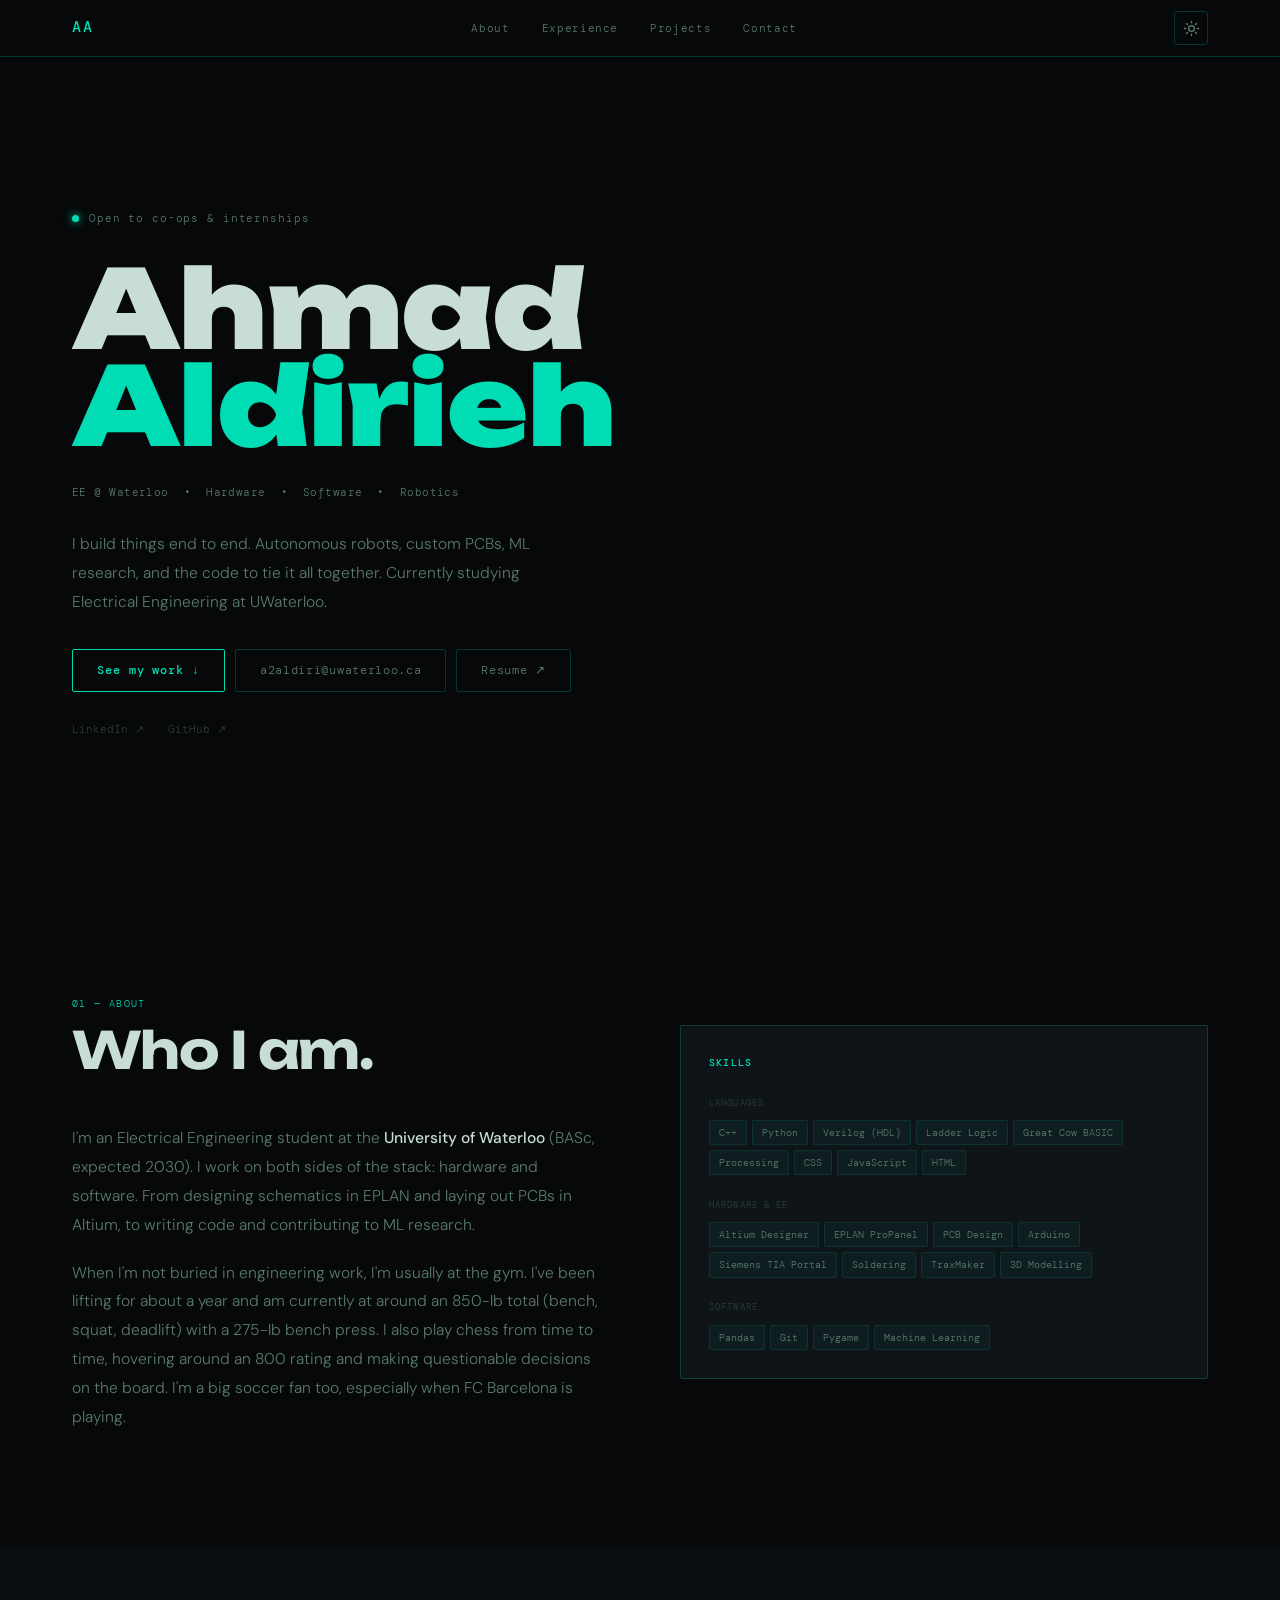
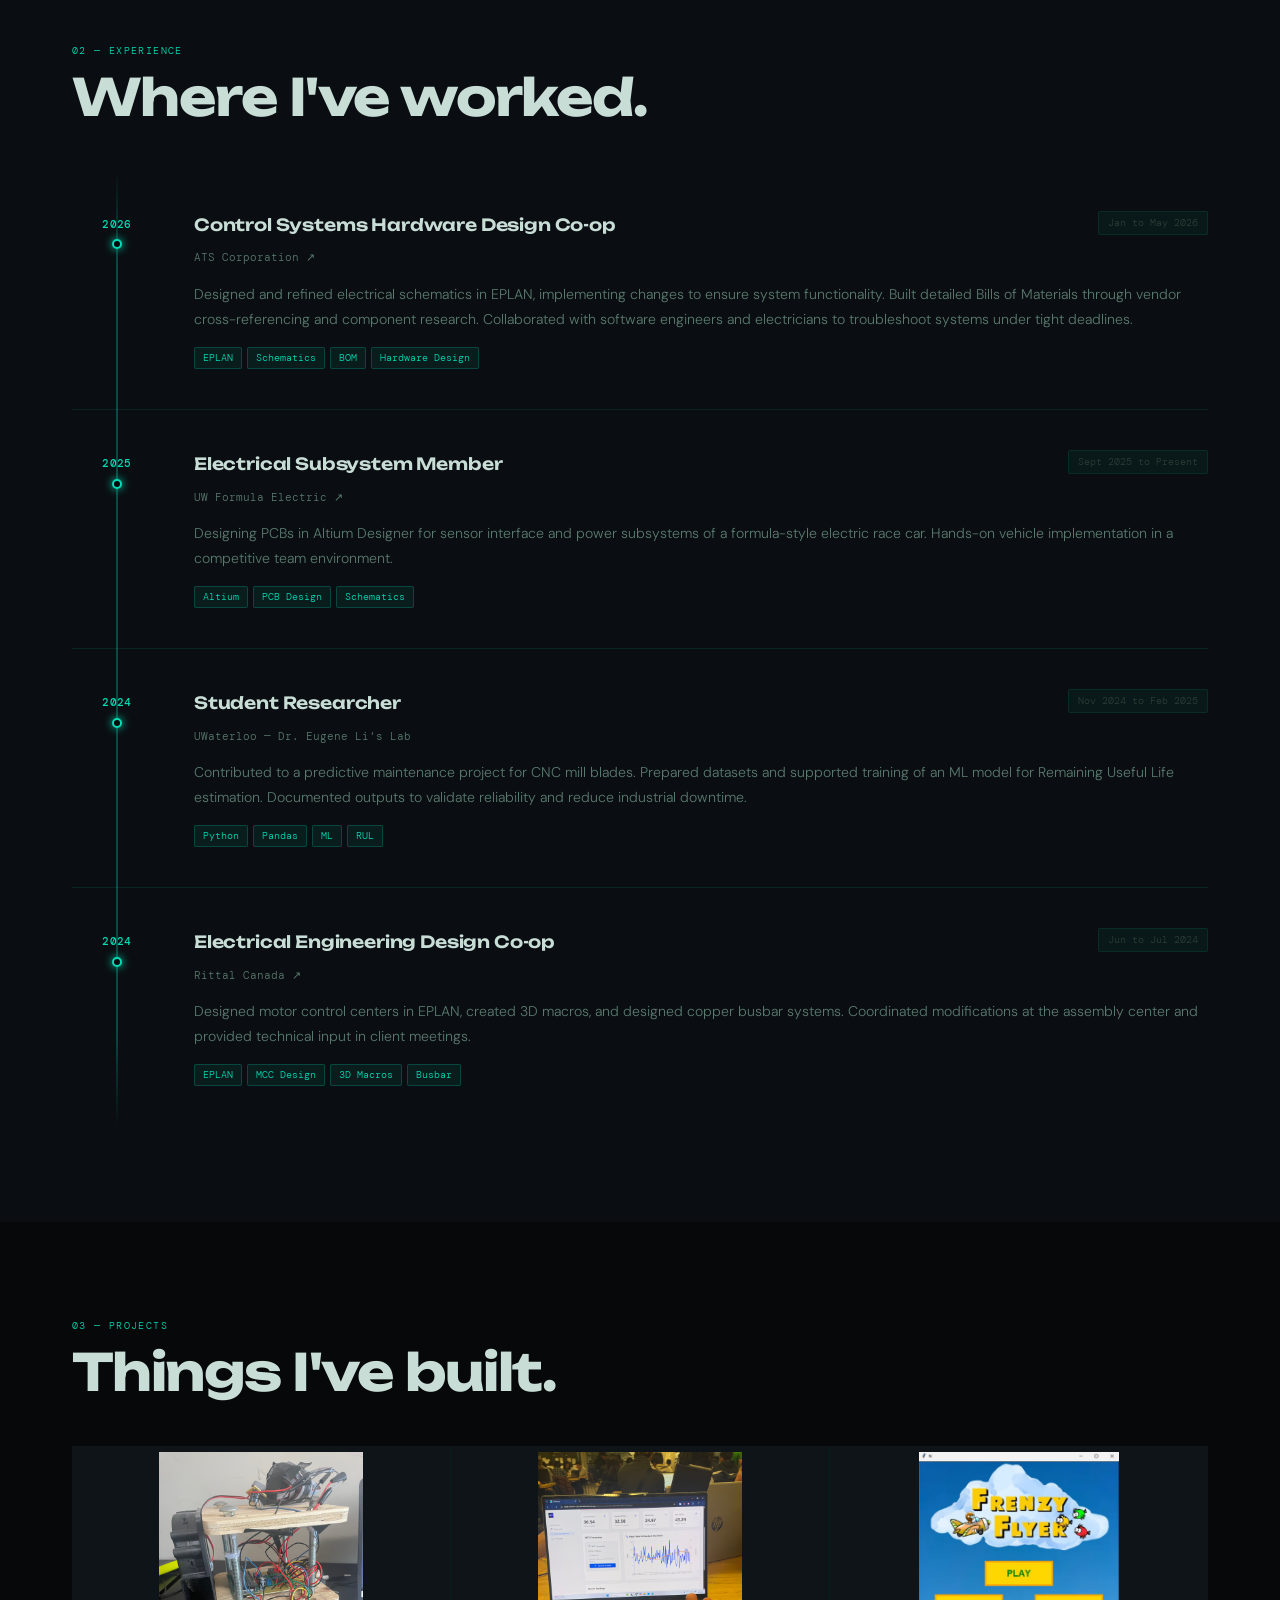
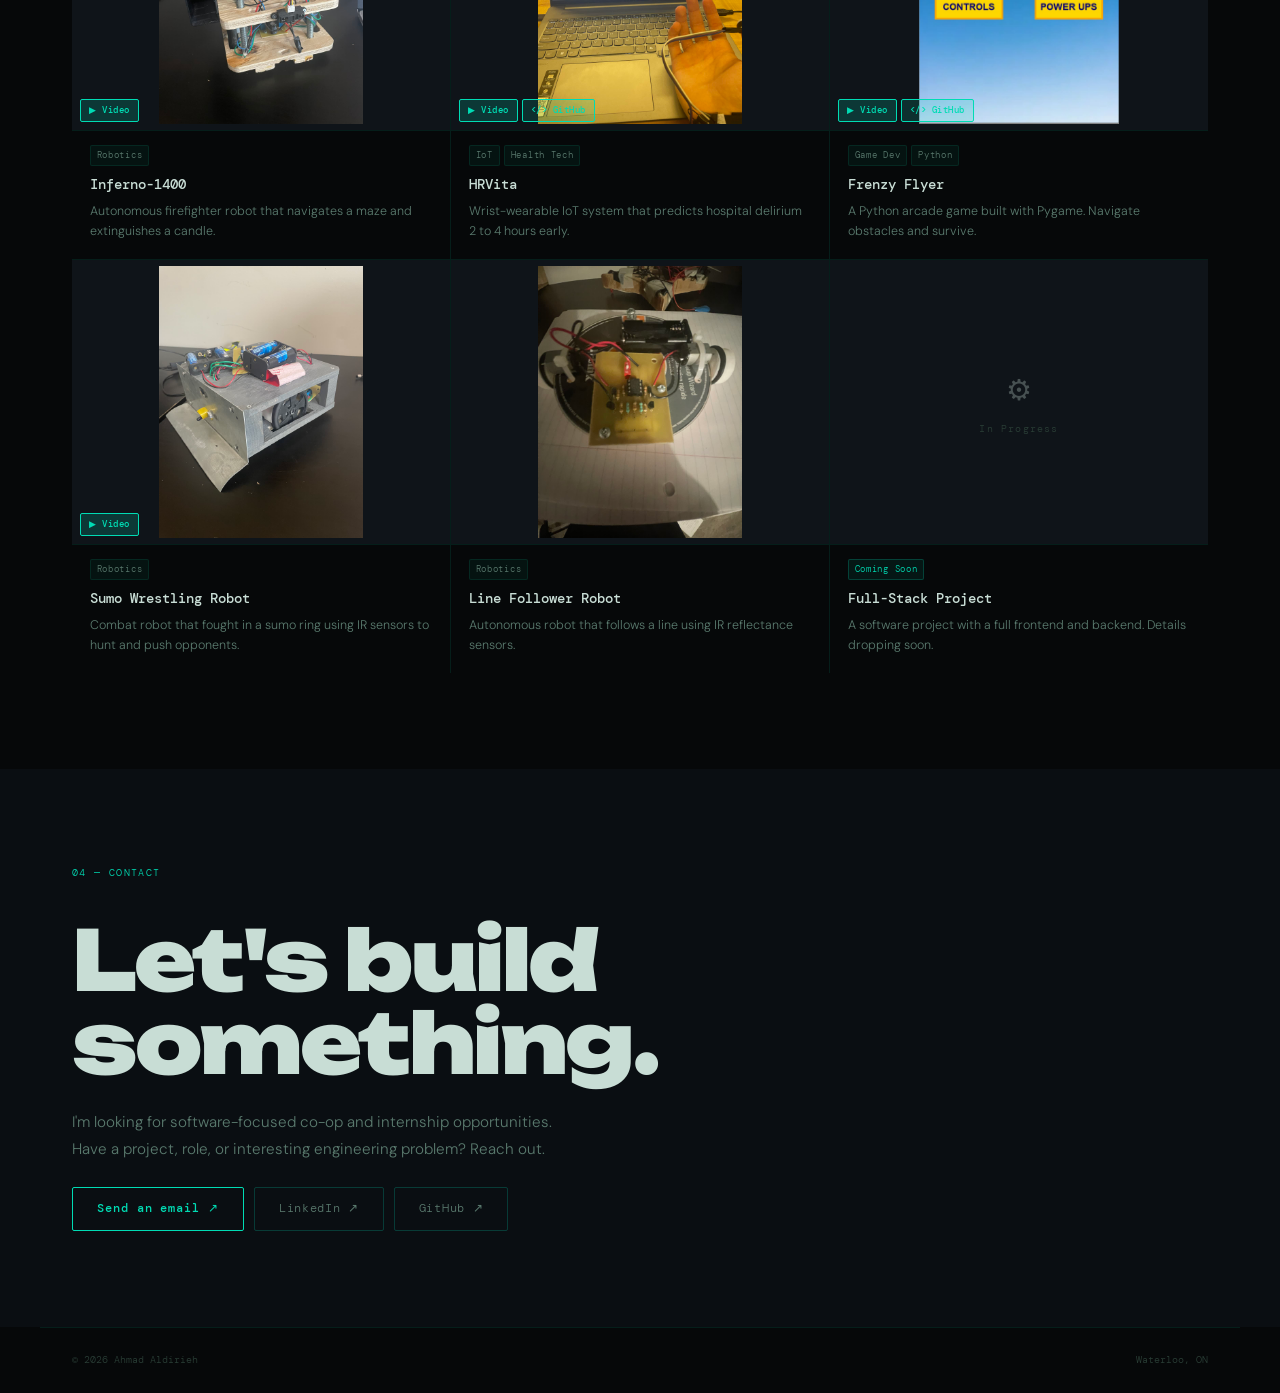
<file: index.html>
<!DOCTYPE html>
<html lang="en" data-theme="dark">
<head>
  <meta charset="UTF-8">
  <meta name="viewport" content="width=device-width, initial-scale=1.0">
  <meta name="description" content="Ahmad Aldirieh — EE Student at UWaterloo.">
  <title>Ahmad Aldirieh</title>
  <link rel="icon" type="image/svg+xml" href="favicon.svg">
  <link rel="preconnect" href="https://fonts.googleapis.com">
  <link rel="preconnect" href="https://fonts.gstatic.com" crossorigin>
  <link href="https://fonts.googleapis.com/css2?family=Unbounded:wght@300;400;600;700;900&family=DM+Sans:ital,opsz,wght@0,9..40,300;0,9..40,400;1,9..40,300&family=DM+Mono:wght@300;400&display=swap" rel="stylesheet">
  <link rel="stylesheet" href="styles.css">
</head>
<body>

  <header class="nav" id="nav">
    <div class="nav-inner">
      <a href="index.html" class="logo-plain">AA</a>
      <nav class="nav-links">
        <a href="#about" class="nl">About</a>
        <a href="#experience" class="nl">Experience</a>
        <a href="#projects" class="nl">Projects</a>
        <a href="#contact" class="nl">Contact</a>
      </nav>
      <div class="nav-right">
        <button class="theme-btn" id="theme-btn" aria-label="Toggle theme">
          <svg class="icon-sun" width="17" height="17" viewBox="0 0 24 24" fill="none" stroke="currentColor" stroke-width="2" stroke-linecap="round" stroke-linejoin="round"><circle cx="12" cy="12" r="4"/><path d="M12 2v2M12 20v2M4.93 4.93l1.41 1.41M17.66 17.66l1.41 1.41M2 12h2M20 12h2M6.34 17.66l-1.41 1.41M19.07 4.93l-1.41 1.41"/></svg>
          <svg class="icon-moon" width="17" height="17" viewBox="0 0 24 24" fill="none" stroke="currentColor" stroke-width="2" stroke-linecap="round" stroke-linejoin="round"><path d="M12 3a6 6 0 0 0 9 9 9 9 0 1 1-9-9Z"/></svg>
        </button>
        <button class="burger" id="burger" aria-label="Menu"><span></span><span></span></button>
      </div>
    </div>
    <div class="mob-menu" id="mob-menu">
      <a href="#about" class="mm-link">About</a>
      <a href="#experience" class="mm-link">Experience</a>
      <a href="#projects" class="mm-link">Projects</a>
      <a href="#contact" class="mm-link">Contact</a>
    </div>
  </header>

  <!-- HERO -->
  <section class="hero hero-simple" id="hero">
    <div class="hero-inner">
      <div class="hero-status">
        <span class="status-dot"></span>
        <span>Open to co-ops &amp; internships</span>
      </div>
      <h1 class="hero-name">
        <span class="hn-solid">Ahmad</span>
        <span class="hn-solid hn-accent">Aldirieh</span>
      </h1>
      <p class="hero-subtitle">EE @ Waterloo &nbsp;&bull;&nbsp; Hardware &nbsp;&bull;&nbsp; Software &nbsp;&bull;&nbsp; Robotics</p>
      <p class="hero-bio">I build things end to end. Autonomous robots, custom PCBs, ML research, and the code to tie it all together. Currently studying Electrical Engineering at UWaterloo.</p>
      <div class="hero-cta">
        <a href="#projects" class="btn-main">See my work ↓</a>
        <a href="mailto:a2aldiri@uwaterloo.ca" class="btn-ghost">a2aldiri@uwaterloo.ca</a>
        <a href="resume.pdf" target="_blank" rel="noopener" class="btn-ghost">Resume ↗</a>
      </div>
      <div class="hero-socials">
        <a href="http://linkedin.com/in/ahmad-dirieh" target="_blank" rel="noopener">LinkedIn ↗</a>
        <a href="https://github.com/ahmadAldirieh" target="_blank" rel="noopener">GitHub ↗</a>
      </div>
    </div>

  </section>

  <main>

  <!-- ABOUT -->
  <section class="section" id="about">
    <div class="wrap">
      <div class="sec-label">01 &mdash; About</div>
      <div class="about-layout">
        <div class="about-left">
          <h2 class="sec-big-title">Who I am.</h2>
          <p class="about-p">I'm an Electrical Engineering student at the <strong>University of Waterloo</strong> (BASc, expected 2030). I work on both sides of the stack: hardware and software. From designing schematics in EPLAN and laying out PCBs in Altium, to writing code and contributing to ML research.</p>
          <p class="about-p">When I'm not buried in engineering work, I'm usually at the gym. I've been lifting for about a year and am currently at around an 850-lb total (bench, squat, deadlift) with a 275-lb bench press. I also play chess from time to time, hovering around an 800 rating and making questionable decisions on the board. I'm a big soccer fan too, especially when FC Barcelona is playing.</p>
        </div>
        <div class="about-right">
          <div class="skills-block">
            <div class="sk-heading">Skills</div>
            <div class="sk-group">
              <div class="sk-label">Languages</div>
              <div class="sk-tags">
                <span>C++</span><span>Python</span><span>Verilog (HDL)</span><span>Ladder Logic</span><span>Great Cow BASIC</span><span>Processing</span><span>CSS</span><span>JavaScript</span><span>HTML</span>
              </div>
            </div>
            <div class="sk-group">
              <div class="sk-label">Hardware &amp; EE</div>
              <div class="sk-tags">
                <span>Altium Designer</span><span>EPLAN ProPanel</span><span>PCB Design</span><span>Arduino</span><span>Siemens TIA Portal</span><span>Soldering</span><span>TraxMaker</span><span>3D Modelling</span>
              </div>
            </div>
            <div class="sk-group">
              <div class="sk-label">Software</div>
              <div class="sk-tags">
                <span>Pandas</span><span>Git</span><span>Pygame</span><span>Machine Learning</span>
              </div>
            </div>
          </div>
        </div>
      </div>
    </div>
  </section>

  <!-- EXPERIENCE -->
  <section class="section section-alt" id="experience">
    <div class="wrap">
      <div class="sec-label">02 &mdash; Experience</div>
      <h2 class="sec-big-title">Where I've worked.</h2>
      <div class="exp-list">

        <div class="exp-row reveal">
          <div class="exp-left">
            <div class="exp-year">2026</div>
            <div class="exp-node"></div>
          </div>
          <div class="exp-body">
            <div class="exp-top">
              <div>
                <div class="exp-role">Control Systems Hardware Design Co-op</div>
                <a href="https://atsautomation.com" target="_blank" rel="noopener" class="exp-co">ATS Corporation ↗</a>
              </div>
              <span class="exp-chip">Jan to May 2026</span>
            </div>
            <p class="exp-desc">Designed and refined electrical schematics in EPLAN, implementing changes to ensure system functionality. Built detailed Bills of Materials through vendor cross-referencing and component research. Collaborated with software engineers and electricians to troubleshoot systems under tight deadlines.</p>
            <div class="exp-tags"><span>EPLAN</span><span>Schematics</span><span>BOM</span><span>Hardware Design</span></div>
          </div>
        </div>

        <div class="exp-row reveal">
          <div class="exp-left">
            <div class="exp-year">2025</div>
            <div class="exp-node"></div>
          </div>
          <div class="exp-body">
            <div class="exp-top">
              <div>
                <div class="exp-role">Electrical Subsystem Member</div>
                <a href="https://www.uwfsae.ca/" target="_blank" rel="noopener" class="exp-co">UW Formula Electric ↗</a>
              </div>
              <span class="exp-chip">Sept 2025 to Present</span>
            </div>
            <p class="exp-desc">Designing PCBs in Altium Designer for sensor interface and power subsystems of a formula-style electric race car. Hands-on vehicle implementation in a competitive team environment.</p>
            <div class="exp-tags"><span>Altium</span><span>PCB Design</span><span>Schematics</span></div>
          </div>
        </div>

        <div class="exp-row reveal">
          <div class="exp-left">
            <div class="exp-year">2024</div>
            <div class="exp-node"></div>
          </div>
          <div class="exp-body">
            <div class="exp-top">
              <div>
                <div class="exp-role">Student Researcher</div>
                <span class="exp-co">UWaterloo &mdash; Dr. Eugene Li's Lab</span>
              </div>
              <span class="exp-chip">Nov 2024 to Feb 2025</span>
            </div>
            <p class="exp-desc">Contributed to a predictive maintenance project for CNC mill blades. Prepared datasets and supported training of an ML model for Remaining Useful Life estimation. Documented outputs to validate reliability and reduce industrial downtime.</p>
            <div class="exp-tags"><span>Python</span><span>Pandas</span><span>ML</span><span>RUL</span></div>
          </div>
        </div>

        <div class="exp-row reveal">
          <div class="exp-left">
            <div class="exp-year">2024</div>
            <div class="exp-node"></div>
          </div>
          <div class="exp-body">
            <div class="exp-top">
              <div>
                <div class="exp-role">Electrical Engineering Design Co-op</div>
                <a href="https://www.rittal.com/ca-en/" target="_blank" rel="noopener" class="exp-co">Rittal Canada ↗</a>
              </div>
              <span class="exp-chip">Jun to Jul 2024</span>
            </div>
            <p class="exp-desc">Designed motor control centers in EPLAN, created 3D macros, and designed copper busbar systems. Coordinated modifications at the assembly center and provided technical input in client meetings.</p>
            <div class="exp-tags"><span>EPLAN</span><span>MCC Design</span><span>3D Macros</span><span>Busbar</span></div>
          </div>
        </div>

      </div>
    </div>
  </section>

  <!-- PROJECTS -->
  <section class="section" id="projects">
    <div class="wrap">
      <div class="sec-label">03 &mdash; Projects</div>
      <h2 class="sec-big-title">Things I've built.</h2>
      <div class="proj-grid">

        <a href="project-firefighter.html" class="proj-card reveal">
          <div class="pc-img-wrap">
            <img src="media/firefighter_bot.jpg" alt="Firefighter Robot" loading="lazy">
            <div class="pc-hover-overlay"><span>View Project ↗</span></div>
            <div class="pc-badges"><span class="pc-badge badge-video">▶ Video</span></div>
          </div>
          <div class="pc-info">
            <div class="pc-cats"><span class="pcat">Robotics</span></div>
            <h3 class="pc-title">Inferno-1400</h3>
            <p class="pc-desc">Autonomous firefighter robot that navigates a maze and extinguishes a candle.</p>
          </div>
        </a>

        <a href="project-hrvita.html" class="proj-card reveal">
          <div class="pc-img-wrap">
            <img src="media/hrvita_main.jpg" alt="HRVita" loading="lazy">
            <div class="pc-hover-overlay"><span>View Project ↗</span></div>
            <div class="pc-badges">
              <span class="pc-badge badge-video">▶ Video</span>
              <span class="pc-badge badge-gh">&lt;/&gt; GitHub</span>
            </div>
          </div>
          <div class="pc-info">
            <div class="pc-cats"><span class="pcat">IoT</span><span class="pcat">Health Tech</span></div>
            <h3 class="pc-title">HRVita</h3>
            <p class="pc-desc">Wrist-wearable IoT system that predicts hospital delirium 2 to 4 hours early.</p>
          </div>
        </a>

        <a href="project-frenzyflyer.html" class="proj-card reveal">
          <div class="pc-img-wrap">
            <img src="media/frenzy_menu.jpg" alt="Frenzy Flyer" loading="lazy">
            <div class="pc-hover-overlay"><span>View Project ↗</span></div>
            <div class="pc-badges">
              <span class="pc-badge badge-video">▶ Video</span>
              <span class="pc-badge badge-gh">&lt;/&gt; GitHub</span>
            </div>
          </div>
          <div class="pc-info">
            <div class="pc-cats"><span class="pcat">Game Dev</span><span class="pcat">Python</span></div>
            <h3 class="pc-title">Frenzy Flyer</h3>
            <p class="pc-desc">A Python arcade game built with Pygame. Navigate obstacles and survive.</p>
          </div>
        </a>

        <a href="project-sumo.html" class="proj-card reveal">
          <div class="pc-img-wrap">
            <img src="media/sumo_bot.jpg" alt="Sumo Robot" loading="lazy">
            <div class="pc-hover-overlay"><span>View Project ↗</span></div>
            <div class="pc-badges"><span class="pc-badge badge-video">▶ Video</span></div>
          </div>
          <div class="pc-info">
            <div class="pc-cats"><span class="pcat">Robotics</span></div>
            <h3 class="pc-title">Sumo Wrestling Robot</h3>
            <p class="pc-desc">Combat robot that fought in a sumo ring using IR sensors to hunt and push opponents.</p>
          </div>
        </a>

        <a href="project-linefollower.html" class="proj-card reveal">
          <div class="pc-img-wrap">
            <img src="media/line_follower.jpg" alt="Line Follower Robot" loading="lazy">
            <div class="pc-hover-overlay"><span>View Project ↗</span></div>
          </div>
          <div class="pc-info">
            <div class="pc-cats"><span class="pcat">Robotics</span></div>
            <h3 class="pc-title">Line Follower Robot</h3>
            <p class="pc-desc">Autonomous robot that follows a line using IR reflectance sensors.</p>
          </div>
        </a>

        <div class="proj-card proj-card-wip reveal">
          <div class="pc-img-wrap pc-img-wip">
            <div class="wip-inner">
              <div class="wip-icon">&#9881;</div>
              <div class="wip-text">In Progress</div>
            </div>
          </div>
          <div class="pc-info">
            <div class="pc-cats"><span class="pcat pcat-wip">Coming Soon</span></div>
            <h3 class="pc-title">Full-Stack Project</h3>
            <p class="pc-desc">A software project with a full frontend and backend. Details dropping soon.</p>
          </div>
        </div>

      </div>
    </div>
  </section>

  <!-- CONTACT -->
  <section class="section section-alt" id="contact">
    <div class="wrap contact-wrap">
      <div class="sec-label">04 &mdash; Contact</div>
      <h2 class="contact-heading">Let's build<br>something.</h2>
      <p class="contact-sub">I'm looking for software-focused co-op and internship opportunities. Have a project, role, or interesting engineering problem? Reach out.</p>
      <div class="contact-actions">
        <a href="mailto:a2aldiri@uwaterloo.ca" class="btn-main">Send an email ↗</a>
        <a href="http://linkedin.com/in/ahmad-dirieh" target="_blank" rel="noopener" class="btn-ghost">LinkedIn ↗</a>
        <a href="https://github.com/ahmadAldirieh" target="_blank" rel="noopener" class="btn-ghost">GitHub ↗</a>
      </div>
    </div>
  </section>

  </main>

  <footer class="footer">
    <span>&copy; <span id="yr"></span> Ahmad Aldirieh</span>
    <span class="footer-mono">Waterloo, ON</span>
  </footer>

  <script src="script.js"></script>
</body>
</html>
</file>
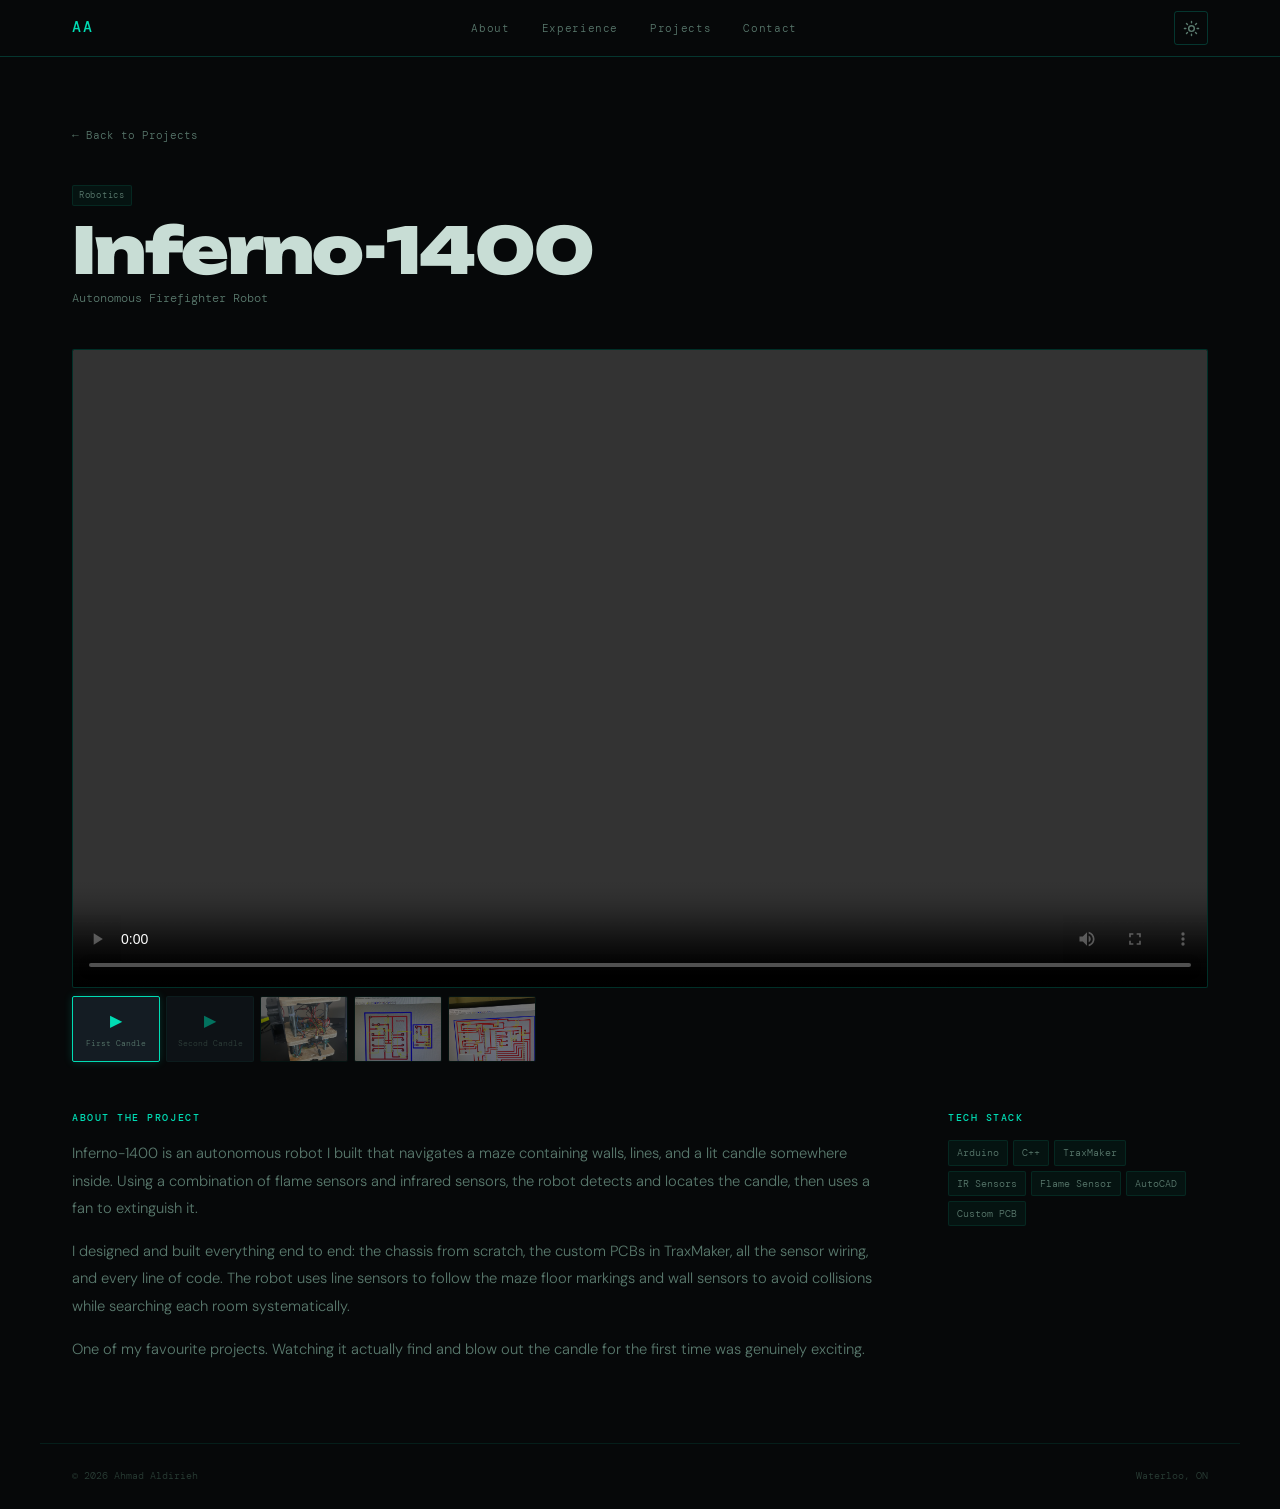
<file: project-firefighter.html>
<!DOCTYPE html>
<html lang="en" data-theme="dark">
<head>
  <meta charset="UTF-8">
  <meta name="viewport" content="width=device-width, initial-scale=1.0">
  <title>Inferno-1400 | Ahmad Aldirieh</title>
  <link rel="icon" type="image/svg+xml" href="favicon.svg">
  <link rel="preconnect" href="https://fonts.googleapis.com">
  <link rel="preconnect" href="https://fonts.gstatic.com" crossorigin>
  <link href="https://fonts.googleapis.com/css2?family=Unbounded:wght@300;400;600;700;900&family=DM+Sans:opsz,wght@9..40,300;9..40,400&family=DM+Mono:wght@300;400&display=swap" rel="stylesheet">
  <link rel="stylesheet" href="styles.css">
</head>
<body>
  <header class="nav" id="nav">
    <div class="nav-inner">
      <a href="index.html" class="logo">AA</a>
      <nav class="nav-links"><a href="index.html#about" class="nl">About</a><a href="index.html#experience" class="nl">Experience</a><a href="index.html#projects" class="nl">Projects</a><a href="index.html#contact" class="nl">Contact</a></nav>
      <div class="nav-right">
        <button class="theme-btn" id="theme-btn" aria-label="Toggle theme">
          <svg class="icon-sun" width="17" height="17" viewBox="0 0 24 24" fill="none" stroke="currentColor" stroke-width="2" stroke-linecap="round" stroke-linejoin="round"><circle cx="12" cy="12" r="4"/><path d="M12 2v2M12 20v2M4.93 4.93l1.41 1.41M17.66 17.66l1.41 1.41M2 12h2M20 12h2M6.34 17.66l-1.41 1.41M19.07 4.93l-1.41 1.41"/></svg>
          <svg class="icon-moon" width="17" height="17" viewBox="0 0 24 24" fill="none" stroke="currentColor" stroke-width="2" stroke-linecap="round" stroke-linejoin="round"><path d="M12 3a6 6 0 0 0 9 9 9 9 0 1 1-9-9Z"/></svg>
        </button>
        <button class="burger" id="burger" aria-label="Menu"><span></span><span></span></button>
      </div>
    </div>
    <div class="mob-menu" id="mob-menu">
      <a href="index.html#about" class="mm-link">About</a>
      <a href="index.html#experience" class="mm-link">Experience</a>
      <a href="index.html#projects" class="mm-link">Projects</a>
      <a href="index.html#contact" class="mm-link">Contact</a>
    </div>
  </header>

  <main class="proj-page">
    <div class="wrap">
      <a href="index.html#projects" class="back-link">← Back to Projects</a>

      <div class="pp-header">
        <div class="pp-meta">
          <span class="pcat">Robotics</span>
        </div>
        <h1 class="pp-title">Inferno-1400</h1>
        <p class="pp-sub">Autonomous Firefighter Robot</p>
      </div>

      <div class="gallery">
        <div class="gallery-main" id="gallery-main">
          <video class="gal-video active-media" controls playsinline>
            <source src="media/firefighter_first_candle.mp4" type="video/mp4">
          </video>
        </div>
        <div class="gallery-thumbs">
          <div class="gthumb gthumb-vid active" data-type="video" data-src="media/firefighter_first_candle.mp4">
            <span class="gt-play">&#9654;</span><span class="gt-label">First Candle</span>
          </div>
          <div class="gthumb gthumb-vid" data-type="video" data-src="media/firefighter_candle_2.mp4">
            <span class="gt-play">&#9654;</span><span class="gt-label">Second Candle</span>
          </div>
          <div class="gthumb" data-type="img" data-src="media/firefighter_bot.jpg">
            <img src="media/firefighter_bot.jpg" alt="Firefighter robot">
          </div>
          <div class="gthumb" data-type="img" data-src="media/firefighter_sensor_board.jpg">
            <img src="media/firefighter_sensor_board.jpg" alt="Sensor board">
          </div>
          <div class="gthumb" data-type="img" data-src="media/firefighter_circuit_board.jpg">
            <img src="media/firefighter_circuit_board.jpg" alt="Circuit board PCB">
          </div>
        </div>
      </div>

      <div class="pp-body">
        <div class="pp-desc">
          <h2 class="pp-section-title">About the Project</h2>
          <p>Inferno-1400 is an autonomous robot I built that navigates a maze containing walls, lines, and a lit candle somewhere inside. Using a combination of flame sensors and infrared sensors, the robot detects and locates the candle, then uses a fan to extinguish it.</p>
          <p>I designed and built everything end to end: the chassis from scratch, the custom PCBs in TraxMaker, all the sensor wiring, and every line of code. The robot uses line sensors to follow the maze floor markings and wall sensors to avoid collisions while searching each room systematically.</p>
          <p>One of my favourite projects. Watching it actually find and blow out the candle for the first time was genuinely exciting.</p>
        </div>
        <div class="pp-stack">
          <h2 class="pp-section-title">Tech Stack</h2>
          <div class="proj-stack"><span>Arduino</span><span>C++</span><span>TraxMaker</span><span>IR Sensors</span><span>Flame Sensor</span><span>AutoCAD</span><span>Custom PCB</span></div>
        </div>
      </div>
    </div>
  </main>

  <footer class="footer"><span>&copy; <span id="yr"></span> Ahmad Aldirieh</span><span>Waterloo, ON</span></footer>
  <script src="script.js"></script>
</body>
</html>
</file>
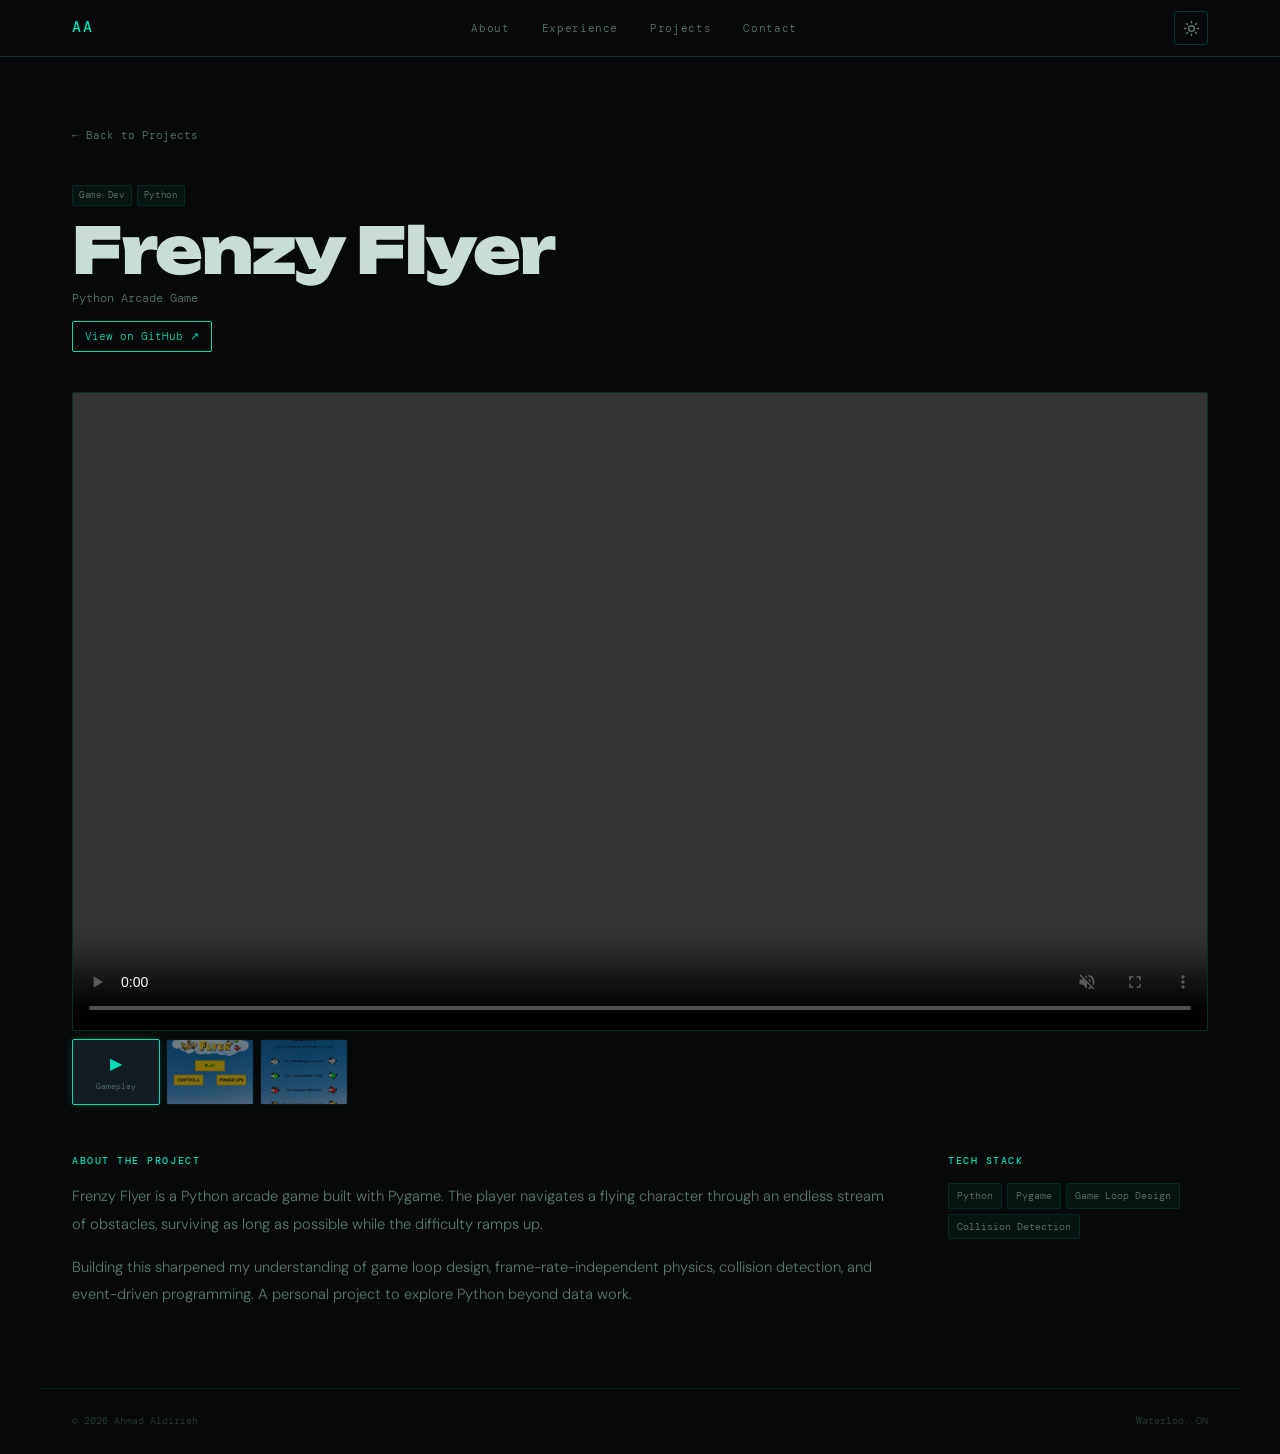
<file: project-frenzyflyer.html>
<!DOCTYPE html>
<html lang="en" data-theme="dark">
<head>
  <meta charset="UTF-8">
  <meta name="viewport" content="width=device-width, initial-scale=1.0">
  <title>Frenzy Flyer | Ahmad Aldirieh</title>
  <link rel="icon" type="image/svg+xml" href="favicon.svg">
  <link rel="preconnect" href="https://fonts.googleapis.com">
  <link rel="preconnect" href="https://fonts.gstatic.com" crossorigin>
  <link href="https://fonts.googleapis.com/css2?family=Unbounded:wght@300;400;600;700;900&family=DM+Sans:opsz,wght@9..40,300;9..40,400&family=DM+Mono:wght@300;400&display=swap" rel="stylesheet">
  <link rel="stylesheet" href="styles.css">
</head>
<body>
  <header class="nav" id="nav">
    <div class="nav-inner">
      <a href="index.html" class="logo">AA</a>
      <nav class="nav-links"><a href="index.html#about" class="nl">About</a><a href="index.html#experience" class="nl">Experience</a><a href="index.html#projects" class="nl">Projects</a><a href="index.html#contact" class="nl">Contact</a></nav>
      <div class="nav-right">
        <button class="theme-btn" id="theme-btn" aria-label="Toggle theme">
          <svg class="icon-sun" width="17" height="17" viewBox="0 0 24 24" fill="none" stroke="currentColor" stroke-width="2" stroke-linecap="round" stroke-linejoin="round"><circle cx="12" cy="12" r="4"/><path d="M12 2v2M12 20v2M4.93 4.93l1.41 1.41M17.66 17.66l1.41 1.41M2 12h2M20 12h2M6.34 17.66l-1.41 1.41M19.07 4.93l-1.41 1.41"/></svg>
          <svg class="icon-moon" width="17" height="17" viewBox="0 0 24 24" fill="none" stroke="currentColor" stroke-width="2" stroke-linecap="round" stroke-linejoin="round"><path d="M12 3a6 6 0 0 0 9 9 9 9 0 1 1-9-9Z"/></svg>
        </button>
        <button class="burger" id="burger" aria-label="Menu"><span></span><span></span></button>
      </div>
    </div>
    <div class="mob-menu" id="mob-menu">
      <a href="index.html#about" class="mm-link">About</a>
      <a href="index.html#experience" class="mm-link">Experience</a>
      <a href="index.html#projects" class="mm-link">Projects</a>
      <a href="index.html#contact" class="mm-link">Contact</a>
    </div>
  </header>

  <main class="proj-page">
    <div class="wrap">
      <a href="index.html#projects" class="back-link">← Back to Projects</a>

      <div class="pp-header">
        <div class="pp-meta"><span class="pcat">Game Dev</span><span class="pcat">Python</span></div>
        <h1 class="pp-title">Frenzy Flyer</h1>
        <p class="pp-sub">Python Arcade Game</p>
        <a href="https://github.com/ahmadAldirieh/FrenzyFlyer" target="_blank" rel="noopener" class="pp-gh-link">View on GitHub ↗</a>
      </div>

      <div class="gallery">
        <div class="gallery-main" id="gallery-main">
          <video class="active-media" controls playsinline autoplay muted loop>
            <source src="media/frenzy_flyer.mp4" type="video/mp4">
          </video>
        </div>
        <div class="gallery-thumbs">
          <div class="gthumb gthumb-vid active" data-type="video" data-src="media/frenzy_flyer.mp4">
            <span class="gt-play">&#9654;</span><span class="gt-label">Gameplay</span>
          </div>
          <div class="gthumb" data-type="img" data-src="media/frenzy_menu.jpg">
            <img src="media/frenzy_menu.jpg" alt="Frenzy Flyer menu screen">
          </div>
          <div class="gthumb" data-type="img" data-src="media/frenzy_powerups.jpg">
            <img src="media/frenzy_powerups.jpg" alt="Frenzy Flyer power ups screen">
          </div>
        </div>
      </div>

      <div class="pp-body">
        <div class="pp-desc">
          <h2 class="pp-section-title">About the Project</h2>
          <p>Frenzy Flyer is a Python arcade game built with Pygame. The player navigates a flying character through an endless stream of obstacles, surviving as long as possible while the difficulty ramps up.</p>
          <p>Building this sharpened my understanding of game loop design, frame-rate-independent physics, collision detection, and event-driven programming. A personal project to explore Python beyond data work.</p>
        </div>
        <div class="pp-stack">
          <h2 class="pp-section-title">Tech Stack</h2>
          <div class="proj-stack"><span>Python</span><span>Pygame</span><span>Game Loop Design</span><span>Collision Detection</span></div>
        </div>
      </div>
    </div>
  </main>

  <footer class="footer"><span>&copy; <span id="yr"></span> Ahmad Aldirieh</span><span>Waterloo, ON</span></footer>
  <script src="script.js"></script>
</body>
</html>
</file>
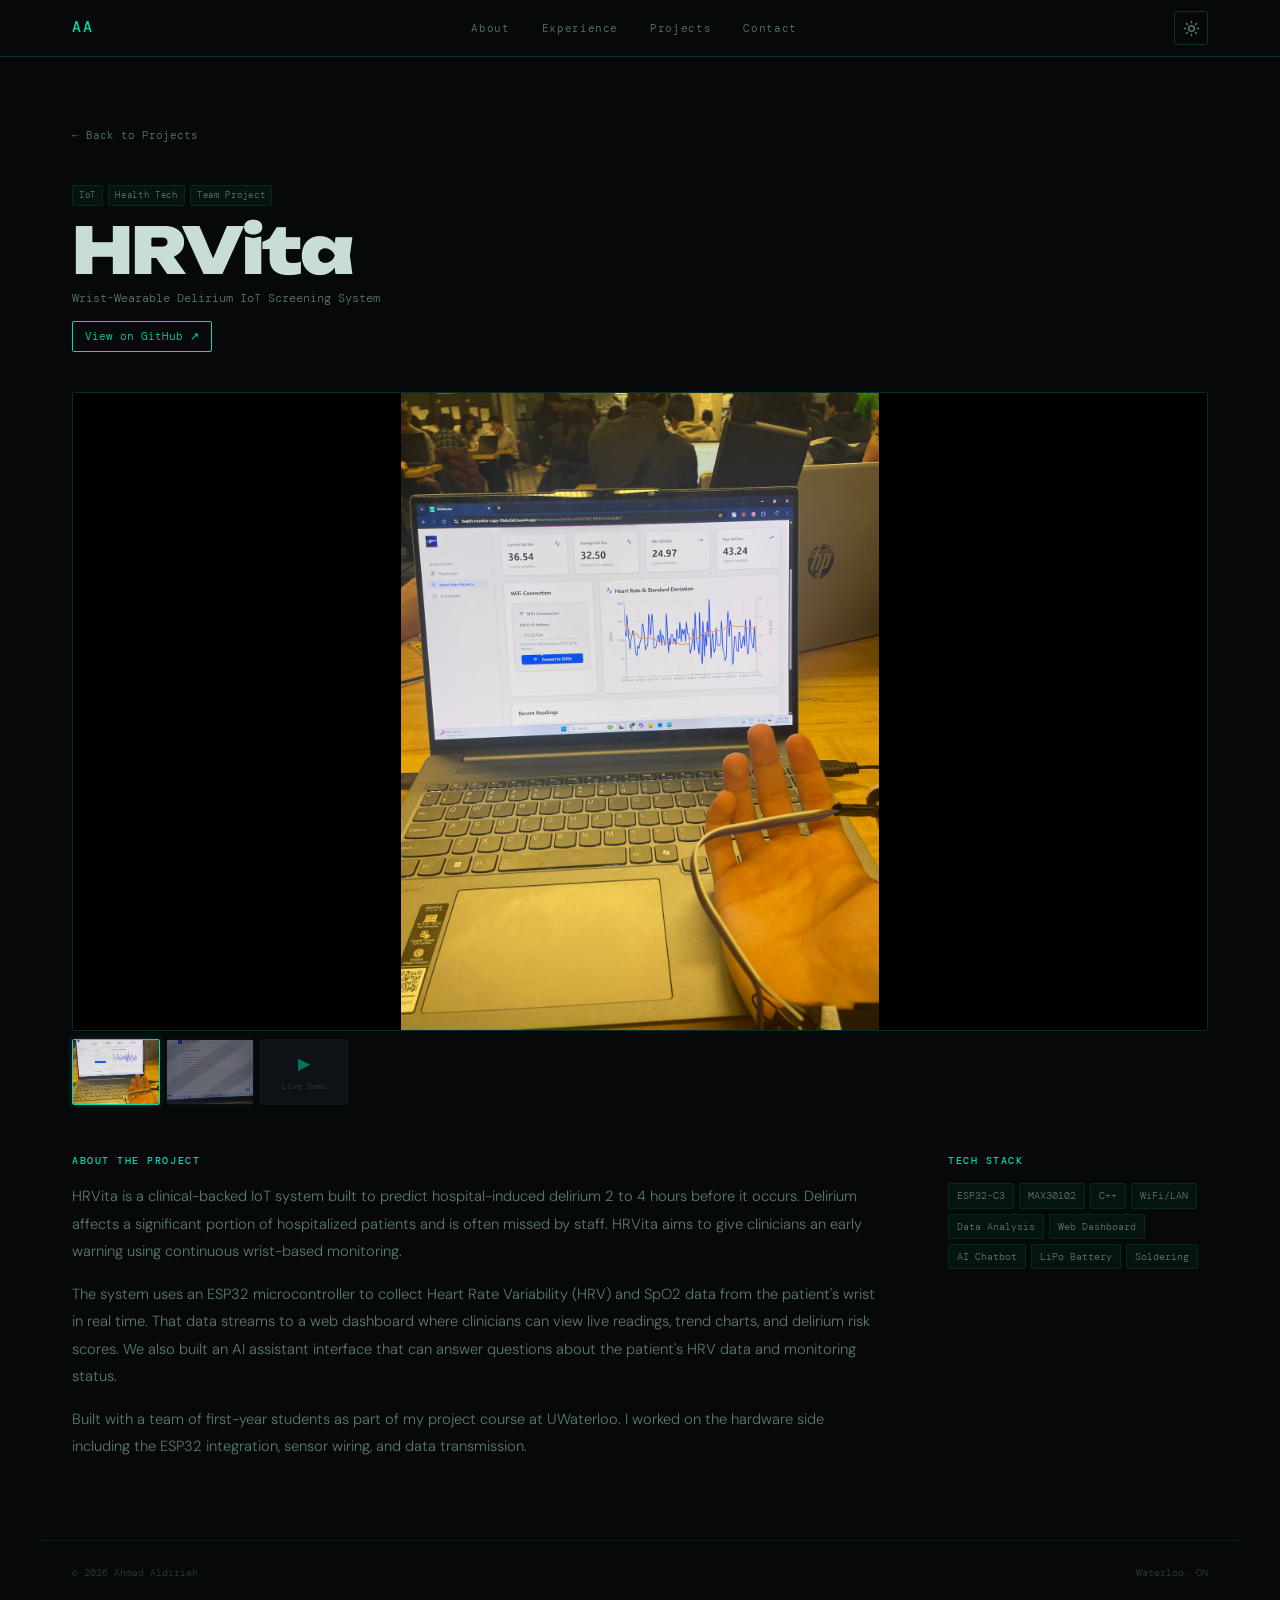
<file: project-hrvita.html>
<!DOCTYPE html>
<html lang="en" data-theme="dark">
<head>
  <meta charset="UTF-8">
  <meta name="viewport" content="width=device-width, initial-scale=1.0">
  <title>HRVita | Ahmad Aldirieh</title>
  <link rel="icon" type="image/svg+xml" href="favicon.svg">
  <link rel="preconnect" href="https://fonts.googleapis.com">
  <link rel="preconnect" href="https://fonts.gstatic.com" crossorigin>
  <link href="https://fonts.googleapis.com/css2?family=Unbounded:wght@300;400;600;700;900&family=DM+Sans:opsz,wght@9..40,300;9..40,400&family=DM+Mono:wght@300;400&display=swap" rel="stylesheet">
  <link rel="stylesheet" href="styles.css">
</head>
<body>
  <header class="nav" id="nav">
    <div class="nav-inner">
      <a href="index.html" class="logo">AA</a>
      <nav class="nav-links"><a href="index.html#about" class="nl">About</a><a href="index.html#experience" class="nl">Experience</a><a href="index.html#projects" class="nl">Projects</a><a href="index.html#contact" class="nl">Contact</a></nav>
      <div class="nav-right">
        <button class="theme-btn" id="theme-btn" aria-label="Toggle theme">
          <svg class="icon-sun" width="17" height="17" viewBox="0 0 24 24" fill="none" stroke="currentColor" stroke-width="2" stroke-linecap="round" stroke-linejoin="round"><circle cx="12" cy="12" r="4"/><path d="M12 2v2M12 20v2M4.93 4.93l1.41 1.41M17.66 17.66l1.41 1.41M2 12h2M20 12h2M6.34 17.66l-1.41 1.41M19.07 4.93l-1.41 1.41"/></svg>
          <svg class="icon-moon" width="17" height="17" viewBox="0 0 24 24" fill="none" stroke="currentColor" stroke-width="2" stroke-linecap="round" stroke-linejoin="round"><path d="M12 3a6 6 0 0 0 9 9 9 9 0 1 1-9-9Z"/></svg>
        </button>
        <button class="burger" id="burger" aria-label="Menu"><span></span><span></span></button>
      </div>
    </div>
    <div class="mob-menu" id="mob-menu">
      <a href="index.html#about" class="mm-link">About</a>
      <a href="index.html#experience" class="mm-link">Experience</a>
      <a href="index.html#projects" class="mm-link">Projects</a>
      <a href="index.html#contact" class="mm-link">Contact</a>
    </div>
  </header>

  <main class="proj-page">
    <div class="wrap">
      <a href="index.html#projects" class="back-link">← Back to Projects</a>

      <div class="pp-header">
        <div class="pp-meta">
          <span class="pcat">IoT</span><span class="pcat">Health Tech</span><span class="pcat">Team Project</span>
        </div>
        <h1 class="pp-title">HRVita</h1>
        <p class="pp-sub">Wrist-Wearable Delirium IoT Screening System</p>
        <a href="https://github.com/IshaanMittal07/HrVita" target="_blank" rel="noopener" class="pp-gh-link">View on GitHub ↗</a>
      </div>

      <div class="gallery">
        <div class="gallery-main" id="gallery-main">
          <img src="media/hrvita_main.jpg" alt="HRVita dashboard" class="active-media">
        </div>
        <div class="gallery-thumbs">
          <div class="gthumb active" data-type="img" data-src="media/hrvita_main.jpg">
            <img src="media/hrvita_main.jpg" alt="HRV Dashboard">
          </div>
          <div class="gthumb" data-type="img" data-src="media/hrvita_ai.jpg">
            <img src="media/hrvita_ai.jpg" alt="AI Assistant">
          </div>
          <div class="gthumb gthumb-vid" data-type="video" data-src="media/hrvita_demo.mp4">
            <span class="gt-play">&#9654;</span><span class="gt-label">Live Demo</span>
          </div>
        </div>
      </div>

      <div class="pp-body">
        <div class="pp-desc">
          <h2 class="pp-section-title">About the Project</h2>
          <p>HRVita is a clinical-backed IoT system built to predict hospital-induced delirium 2 to 4 hours before it occurs. Delirium affects a significant portion of hospitalized patients and is often missed by staff. HRVita aims to give clinicians an early warning using continuous wrist-based monitoring.</p>
          <p>The system uses an ESP32 microcontroller to collect Heart Rate Variability (HRV) and SpO2 data from the patient's wrist in real time. That data streams to a web dashboard where clinicians can view live readings, trend charts, and delirium risk scores. We also built an AI assistant interface that can answer questions about the patient's HRV data and monitoring status.</p>
          <p>Built with a team of first-year students as part of my project course at UWaterloo. I worked on the hardware side including the ESP32 integration, sensor wiring, and data transmission.</p>
        </div>
        <div class="pp-stack">
          <h2 class="pp-section-title">Tech Stack</h2>
          <div class="proj-stack"><span>ESP32-C3</span><span>MAX30102</span><span>C++</span><span>WiFi/LAN</span><span>Data Analysis</span><span>Web Dashboard</span><span>AI Chatbot</span><span>LiPo Battery</span><span>Soldering</span></div>
        </div>
      </div>
    </div>
  </main>

  <footer class="footer"><span>&copy; <span id="yr"></span> Ahmad Aldirieh</span><span>Waterloo, ON</span></footer>
  <script src="script.js"></script>
</body>
</html>
</file>
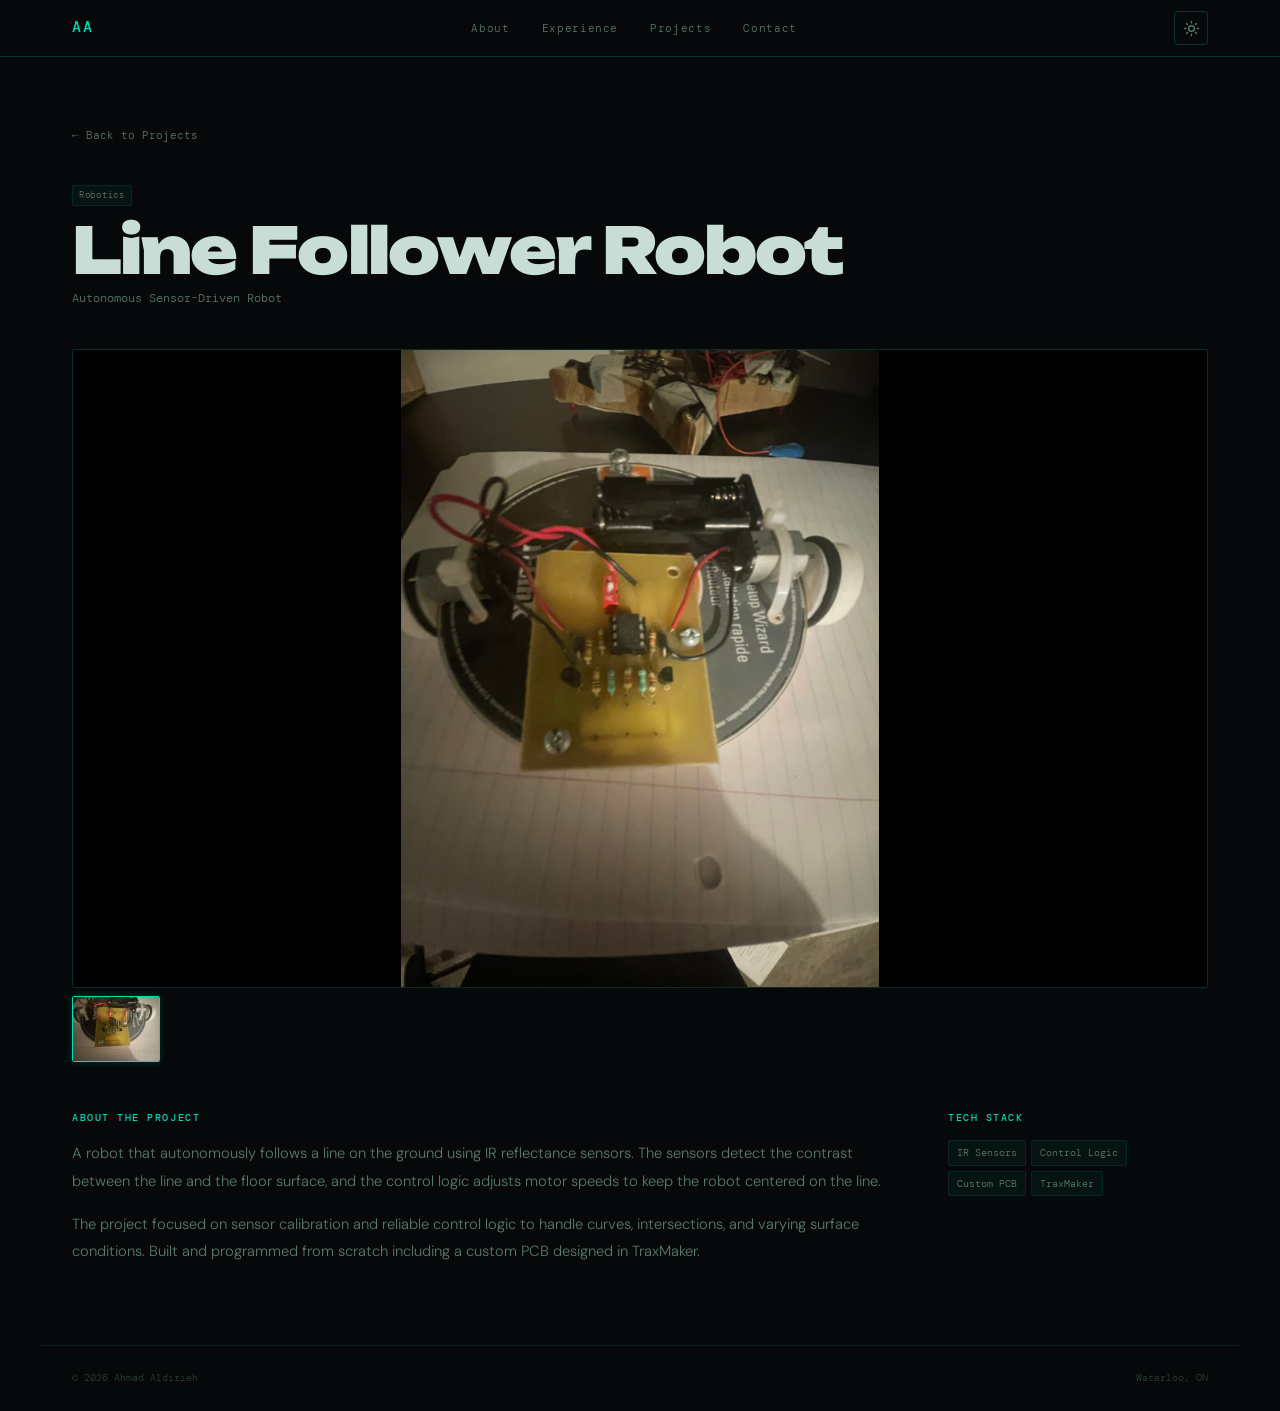
<file: project-linefollower.html>
<!DOCTYPE html>
<html lang="en" data-theme="dark">
<head>
  <meta charset="UTF-8">
  <meta name="viewport" content="width=device-width, initial-scale=1.0">
  <title>Line Follower | Ahmad Aldirieh</title>
  <link rel="icon" type="image/svg+xml" href="favicon.svg">
  <link rel="preconnect" href="https://fonts.googleapis.com">
  <link rel="preconnect" href="https://fonts.gstatic.com" crossorigin>
  <link href="https://fonts.googleapis.com/css2?family=Unbounded:wght@300;400;600;700;900&family=DM+Sans:opsz,wght@9..40,300;9..40,400&family=DM+Mono:wght@300;400&display=swap" rel="stylesheet">
  <link rel="stylesheet" href="styles.css">
</head>
<body>
  <header class="nav" id="nav">
    <div class="nav-inner">
      <a href="index.html" class="logo">AA</a>
      <nav class="nav-links"><a href="index.html#about" class="nl">About</a><a href="index.html#experience" class="nl">Experience</a><a href="index.html#projects" class="nl">Projects</a><a href="index.html#contact" class="nl">Contact</a></nav>
      <div class="nav-right">
        <button class="theme-btn" id="theme-btn" aria-label="Toggle theme">
          <svg class="icon-sun" width="17" height="17" viewBox="0 0 24 24" fill="none" stroke="currentColor" stroke-width="2" stroke-linecap="round" stroke-linejoin="round"><circle cx="12" cy="12" r="4"/><path d="M12 2v2M12 20v2M4.93 4.93l1.41 1.41M17.66 17.66l1.41 1.41M2 12h2M20 12h2M6.34 17.66l-1.41 1.41M19.07 4.93l-1.41 1.41"/></svg>
          <svg class="icon-moon" width="17" height="17" viewBox="0 0 24 24" fill="none" stroke="currentColor" stroke-width="2" stroke-linecap="round" stroke-linejoin="round"><path d="M12 3a6 6 0 0 0 9 9 9 9 0 1 1-9-9Z"/></svg>
        </button>
        <button class="burger" id="burger" aria-label="Menu"><span></span><span></span></button>
      </div>
    </div>
    <div class="mob-menu" id="mob-menu">
      <a href="index.html#about" class="mm-link">About</a>
      <a href="index.html#experience" class="mm-link">Experience</a>
      <a href="index.html#projects" class="mm-link">Projects</a>
      <a href="index.html#contact" class="mm-link">Contact</a>
    </div>
  </header>

  <main class="proj-page">
    <div class="wrap">
      <a href="index.html#projects" class="back-link">← Back to Projects</a>

      <div class="pp-header">
        <div class="pp-meta"><span class="pcat">Robotics</span></div>
        <h1 class="pp-title">Line Follower Robot</h1>
        <p class="pp-sub">Autonomous Sensor-Driven Robot</p>
      </div>

      <div class="gallery">
        <div class="gallery-main" id="gallery-main">
          <img src="media/line_follower.jpg" alt="Line follower robot" class="active-media">
        </div>
        <div class="gallery-thumbs">
          <div class="gthumb active" data-type="img" data-src="media/line_follower.jpg">
            <img src="media/line_follower.jpg" alt="Line follower robot">
          </div>
        </div>
      </div>

      <div class="pp-body">
        <div class="pp-desc">
          <h2 class="pp-section-title">About the Project</h2>
          <p>A robot that autonomously follows a line on the ground using IR reflectance sensors. The sensors detect the contrast between the line and the floor surface, and the control logic adjusts motor speeds to keep the robot centered on the line.</p>
          <p>The project focused on sensor calibration and reliable control logic to handle curves, intersections, and varying surface conditions. Built and programmed from scratch including a custom PCB designed in TraxMaker.</p>
        </div>
        <div class="pp-stack">
          <h2 class="pp-section-title">Tech Stack</h2>
          <div class="proj-stack"><span>IR Sensors</span><span>Control Logic</span><span>Custom PCB</span><span>TraxMaker</span></div>
        </div>
      </div>
    </div>
  </main>

  <footer class="footer"><span>&copy; <span id="yr"></span> Ahmad Aldirieh</span><span>Waterloo, ON</span></footer>
  <script src="script.js"></script>
</body>
</html>
</file>
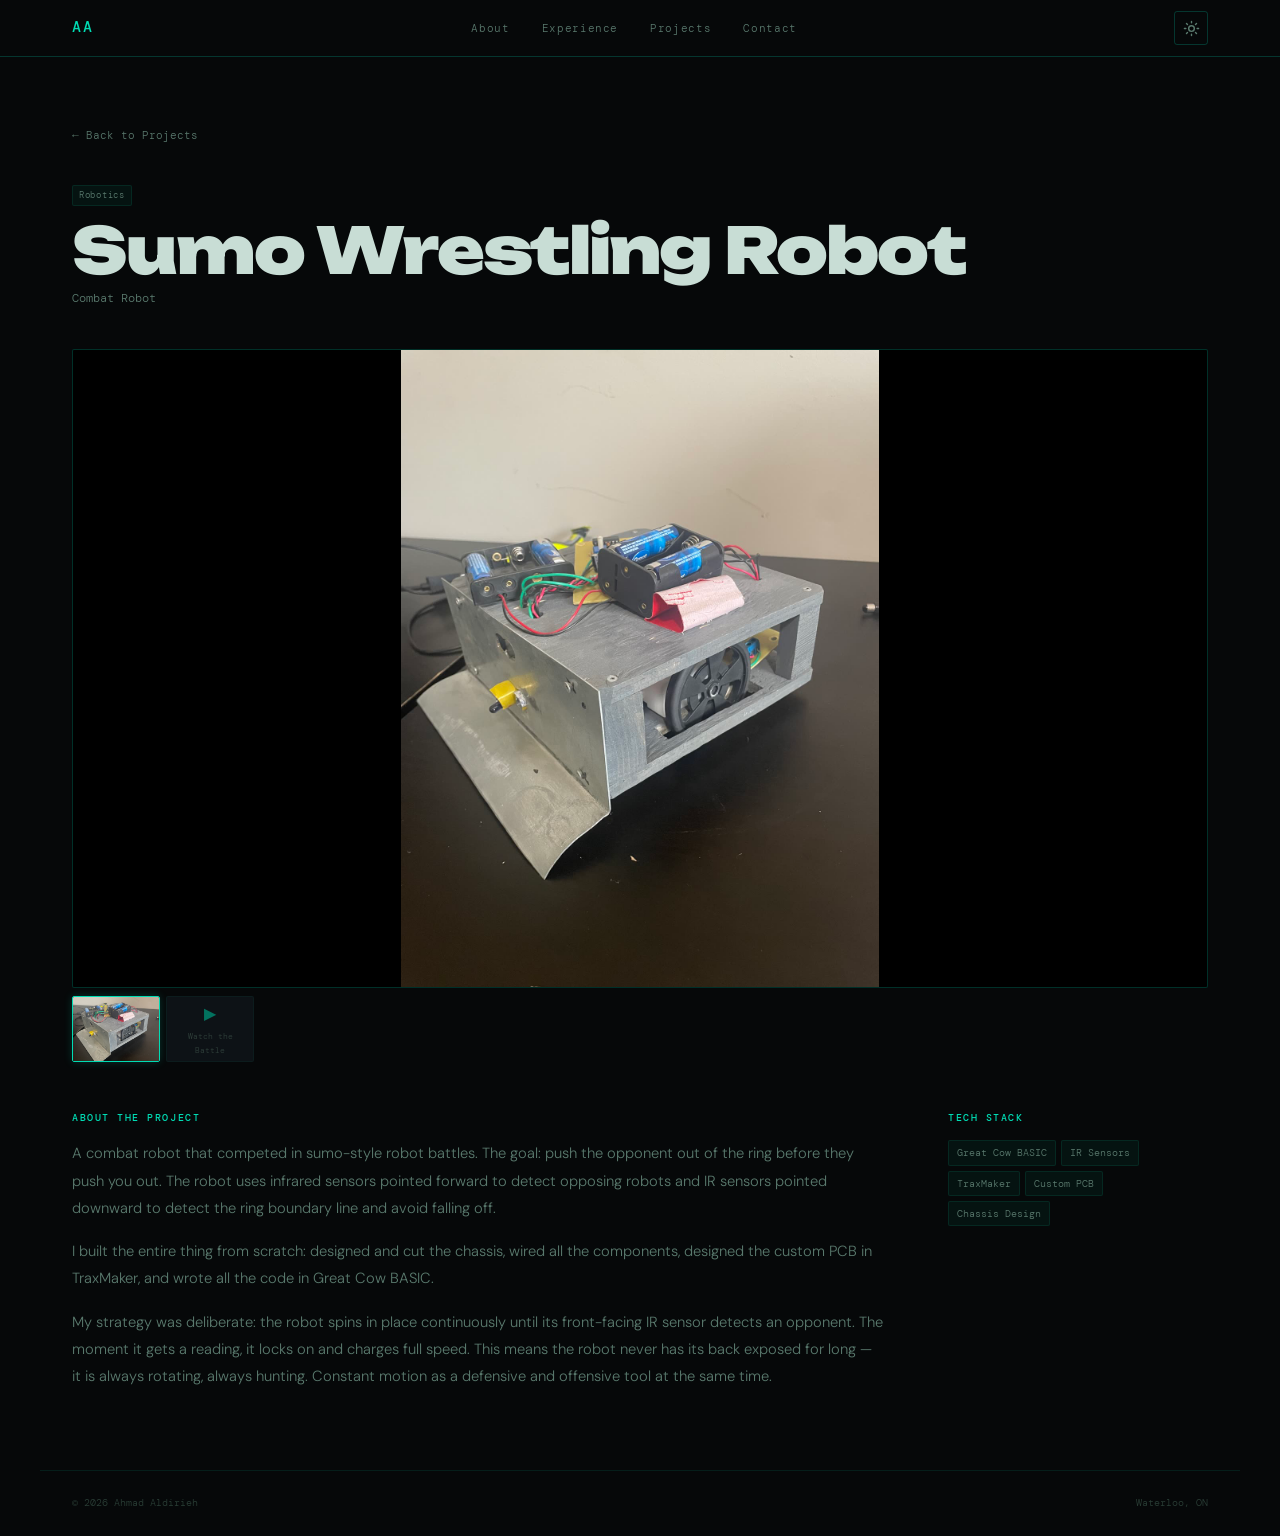
<file: project-sumo.html>
<!DOCTYPE html>
<html lang="en" data-theme="dark">
<head>
  <meta charset="UTF-8">
  <meta name="viewport" content="width=device-width, initial-scale=1.0">
  <title>Sumo Robot | Ahmad Aldirieh</title>
  <link rel="icon" type="image/svg+xml" href="favicon.svg">
  <link rel="preconnect" href="https://fonts.googleapis.com">
  <link rel="preconnect" href="https://fonts.gstatic.com" crossorigin>
  <link href="https://fonts.googleapis.com/css2?family=Unbounded:wght@300;400;600;700;900&family=DM+Sans:opsz,wght@9..40,300;9..40,400&family=DM+Mono:wght@300;400&display=swap" rel="stylesheet">
  <link rel="stylesheet" href="styles.css">
</head>
<body>
  <header class="nav" id="nav">
    <div class="nav-inner">
      <a href="index.html" class="logo">AA</a>
      <nav class="nav-links"><a href="index.html#about" class="nl">About</a><a href="index.html#experience" class="nl">Experience</a><a href="index.html#projects" class="nl">Projects</a><a href="index.html#contact" class="nl">Contact</a></nav>
      <div class="nav-right">
        <button class="theme-btn" id="theme-btn" aria-label="Toggle theme">
          <svg class="icon-sun" width="17" height="17" viewBox="0 0 24 24" fill="none" stroke="currentColor" stroke-width="2" stroke-linecap="round" stroke-linejoin="round"><circle cx="12" cy="12" r="4"/><path d="M12 2v2M12 20v2M4.93 4.93l1.41 1.41M17.66 17.66l1.41 1.41M2 12h2M20 12h2M6.34 17.66l-1.41 1.41M19.07 4.93l-1.41 1.41"/></svg>
          <svg class="icon-moon" width="17" height="17" viewBox="0 0 24 24" fill="none" stroke="currentColor" stroke-width="2" stroke-linecap="round" stroke-linejoin="round"><path d="M12 3a6 6 0 0 0 9 9 9 9 0 1 1-9-9Z"/></svg>
        </button>
        <button class="burger" id="burger" aria-label="Menu"><span></span><span></span></button>
      </div>
    </div>
    <div class="mob-menu" id="mob-menu">
      <a href="index.html#about" class="mm-link">About</a>
      <a href="index.html#experience" class="mm-link">Experience</a>
      <a href="index.html#projects" class="mm-link">Projects</a>
      <a href="index.html#contact" class="mm-link">Contact</a>
    </div>
  </header>

  <main class="proj-page">
    <div class="wrap">
      <a href="index.html#projects" class="back-link">← Back to Projects</a>

      <div class="pp-header">
        <div class="pp-meta"><span class="pcat">Robotics</span></div>
        <h1 class="pp-title">Sumo Wrestling Robot</h1>
        <p class="pp-sub">Combat Robot</p>
      </div>

      <div class="gallery">
        <div class="gallery-main" id="gallery-main">
          <img src="media/sumo_bot.jpg" alt="Sumo robot" class="active-media">
        </div>
        <div class="gallery-thumbs">
          <div class="gthumb active" data-type="img" data-src="media/sumo_bot.jpg">
            <img src="media/sumo_bot.jpg" alt="Sumo robot">
          </div>
          <div class="gthumb gthumb-vid" data-type="video" data-src="media/sumo_battle.mp4">
            <span class="gt-play">&#9654;</span><span class="gt-label">Watch the Battle</span>
          </div>
        </div>
      </div>

      <div class="pp-body">
        <div class="pp-desc">
          <h2 class="pp-section-title">About the Project</h2>
          <p>A combat robot that competed in sumo-style robot battles. The goal: push the opponent out of the ring before they push you out. The robot uses infrared sensors pointed forward to detect opposing robots and IR sensors pointed downward to detect the ring boundary line and avoid falling off.</p>
          <p>I built the entire thing from scratch: designed and cut the chassis, wired all the components, designed the custom PCB in TraxMaker, and wrote all the code in Great Cow BASIC.</p>
          <p>My strategy was deliberate: the robot spins in place continuously until its front-facing IR sensor detects an opponent. The moment it gets a reading, it locks on and charges full speed. This means the robot never has its back exposed for long — it is always rotating, always hunting. Constant motion as a defensive and offensive tool at the same time.</p>
        </div>
        <div class="pp-stack">
          <h2 class="pp-section-title">Tech Stack</h2>
          <div class="proj-stack"><span>Great Cow BASIC</span><span>IR Sensors</span><span>TraxMaker</span><span>Custom PCB</span><span>Chassis Design</span></div>
        </div>
      </div>
    </div>
  </main>

  <footer class="footer"><span>&copy; <span id="yr"></span> Ahmad Aldirieh</span><span>Waterloo, ON</span></footer>
  <script src="script.js"></script>
</body>
</html>
</file>
<file: styles.css>
*,*::before,*::after{box-sizing:border-box;margin:0;padding:0}
html{scroll-behavior:smooth}
a{color:inherit;text-decoration:none}
img,video{display:block;max-width:100%;height:auto}
:root{
  --ff-head:'Unbounded',sans-serif;
  --ff-body:'DM Sans',sans-serif;
  --ff-mono:'DM Mono',monospace;
  --ease:cubic-bezier(0.16,1,0.3,1);
}

[data-theme="dark"]{
  --bg:#060809;
  --bg1:#0a0e12;
  --bg2:#0f1419;
  --bg3:#141c23;
  --border:rgba(0,220,180,0.1);
  --border2:rgba(0,220,180,0.22);
  --fg:#c8ddd5;
  --fg2:#5a7a6e;
  --fg3:#2a3e36;
  --accent:#00dcb4;
  --accent2:#00ff88;
  --accent-bg:rgba(0,220,180,0.07);
  --accent-fg:#00dcb4;
  --tag-bg:rgba(0,220,180,0.05);
  --tag-fg:#5a7a6e;
  --card:#0a0e12;
  --trace:rgba(0,220,180,0.3);
  --trace-dim:rgba(0,220,180,0.12);
  --badge-video-bg:rgba(0,220,180,0.18);
  --badge-video-fg:#00dcb4;
  --badge-gh-bg:rgba(0,220,180,0.14);
  --badge-gh-fg:#00dcb4;
}
[data-theme="light"]{
  --bg:#f2f5f0;
  --bg1:#e8ede5;
  --bg2:#dde4d8;
  --bg3:#d0d9ca;
  --border:rgba(0,100,80,0.1);
  --border2:rgba(0,100,80,0.22);
  --fg:#0e1a14;
  --fg2:#3a5a48;
  --fg3:#8aaa98;
  --accent:#007a60;
  --accent2:#009955;
  --accent-bg:rgba(0,122,96,0.07);
  --accent-fg:#007a60;
  --tag-bg:rgba(0,100,80,0.06);
  --tag-fg:#3a5a48;
  --card:#ffffff;
  --trace:rgba(0,122,96,0.35);
  --trace-dim:rgba(0,122,96,0.12);
  --badge-video-bg:rgba(0,122,96,0.15);
  --badge-video-fg:#007a60;
  --badge-gh-bg:rgba(0,122,96,0.12);
  --badge-gh-fg:#007a60;
}

body{background:var(--bg);color:var(--fg);font-family:var(--ff-body);font-weight:300;line-height:1.7;overflow-x:hidden;transition:background 0.3s,color 0.3s;}

/* ── NAV ── */
.nav{position:fixed;top:0;left:0;right:0;z-index:200;background:var(--bg);border-bottom:1px solid var(--border2);transition:background 0.3s;}
.nav-inner{max-width:1200px;margin:0 auto;padding:0 2rem;height:56px;display:flex;align-items:center;justify-content:space-between;}
.logo{font-family:var(--ff-mono);font-size:0.95rem;font-weight:500;color:var(--accent);letter-spacing:0.14em;display:flex;align-items:center;gap:7px;}.logo-plain{font-family:var(--ff-mono);font-size:0.95rem;font-weight:500;color:var(--accent);letter-spacing:0.14em;}

.nav-links{display:flex;gap:2rem;}
.nl{font-family:var(--ff-mono);font-size:0.68rem;color:var(--fg2);letter-spacing:0.06em;transition:color 0.2s;}
.nl:hover,.nl.active{color:var(--accent);}
.nav-right{display:flex;align-items:center;gap:10px;}
.theme-btn{background:none;border:1px solid var(--border2);color:var(--fg2);width:34px;height:34px;border-radius:3px;cursor:pointer;display:flex;align-items:center;justify-content:center;transition:color 0.2s,border-color 0.2s;}
.theme-btn:hover{color:var(--accent);border-color:var(--accent);}
[data-theme="dark"] .icon-sun{display:block;}[data-theme="dark"] .icon-moon{display:none;}
[data-theme="light"] .icon-sun{display:none;}[data-theme="light"] .icon-moon{display:block;}
.burger{display:none;flex-direction:column;gap:5px;background:none;border:none;cursor:pointer;padding:4px;}
.burger span{display:block;width:22px;height:1.5px;background:var(--fg2);}
.mob-menu{display:none;flex-direction:column;background:var(--bg1);border-top:1px solid var(--border);}
.mm-link{padding:0.9rem 2rem;font-family:var(--ff-mono);font-size:0.8rem;color:var(--fg2);border-bottom:1px solid var(--border);transition:color 0.2s;}
.mm-link:hover{color:var(--accent);}
.mob-menu.open{display:flex;}

/* ── HERO ── */
.hero{min-height:100vh;position:relative;z-index:1;display:grid;grid-template-columns:1fr auto;align-items:center;gap:4rem;padding:8rem 2rem 5rem;max-width:1200px;margin:0 auto;}
.hero.hero-simple{grid-template-columns:1fr;}
.hero-inner{display:flex;flex-direction:column;gap:0;}
.hero-status{display:inline-flex;align-items:center;gap:10px;font-family:var(--ff-mono);font-size:0.68rem;color:var(--fg2);margin-bottom:2rem;letter-spacing:0.08em;}
.status-dot{width:7px;height:7px;border-radius:50%;background:var(--accent);box-shadow:0 0 8px var(--accent);animation:glow 2.5s ease infinite;}
@keyframes glow{0%,100%{box-shadow:0 0 4px var(--accent)}50%{box-shadow:0 0 16px var(--accent),0 0 30px rgba(0,220,180,0.25)}}

.hero-name{margin-bottom:1.75rem;line-height:0.9;letter-spacing:-0.03em;}
.hn-solid{display:block;font-family:var(--ff-head);font-size:clamp(3rem,8.5vw,7.5rem);font-weight:900;color:var(--fg);}
.hn-accent{color:var(--accent);-webkit-text-stroke:0;}

.hero-subtitle{font-family:var(--ff-mono);font-size:0.7rem;color:var(--fg2);margin-bottom:1.75rem;letter-spacing:0.04em;}
.hero-bio{max-width:500px;color:var(--fg2);font-size:0.975rem;line-height:1.85;margin-bottom:2rem;}
.hero-cta{display:flex;gap:10px;flex-wrap:wrap;margin-bottom:1.75rem;}
.hero-socials{display:flex;gap:1.5rem;}
.hero-socials a{font-family:var(--ff-mono);font-size:0.68rem;color:var(--fg3);transition:color 0.2s;}
.hero-socials a:hover{color:var(--accent);}

/* ── BUTTONS ── */
.btn-main{display:inline-flex;align-items:center;gap:6px;background:transparent;color:var(--accent);font-family:var(--ff-mono);font-size:0.72rem;font-weight:500;letter-spacing:0.08em;padding:11px 24px;border:1px solid var(--accent);border-radius:2px;transition:background 0.2s,color 0.2s,box-shadow 0.2s;}
.btn-main:hover{background:var(--accent);color:#060809;box-shadow:0 0 20px rgba(0,220,180,0.25);}
.btn-ghost{display:inline-flex;align-items:center;border:1px solid var(--border2);color:var(--fg2);font-family:var(--ff-mono);font-size:0.72rem;letter-spacing:0.06em;padding:11px 24px;border-radius:2px;transition:border-color 0.2s,color 0.2s;}
.btn-ghost:hover{border-color:var(--accent);color:var(--accent);}

/* ── SCHEMATIC IC ── */
.hero-schem{display:flex;flex-direction:column;align-items:center;flex-shrink:0;position:relative;}
.schem-canvas-wrap{position:relative;width:320px;height:420px;}
.schem-canvas-wrap canvas{position:absolute;inset:0;}

/* ── SECTIONS ── */
.section{padding:6rem 0;position:relative;z-index:1;}
.section-alt{background:var(--bg1);}
.wrap{max-width:1200px;margin:0 auto;padding:0 2rem;}
.sec-label{font-family:var(--ff-mono);font-size:0.62rem;letter-spacing:0.14em;color:var(--accent);margin-bottom:0.75rem;text-transform:uppercase;}
.sec-big-title{font-family:var(--ff-head);font-size:clamp(2rem,4vw,3.5rem);font-weight:700;letter-spacing:-0.03em;line-height:1;color:var(--fg);margin-bottom:3rem;}

/* ── ABOUT ── */
.about-layout{display:grid;grid-template-columns:1fr 1fr;gap:5rem;align-items:start;}
.about-p{color:var(--fg2);margin-bottom:1.2rem;font-size:0.975rem;line-height:1.85;}
.about-p strong{color:var(--fg);font-weight:500;}
.skills-block{border:1px solid var(--border2);padding:1.75rem;background:var(--bg2);position:relative;border-radius:2px;}

.sk-heading{font-family:var(--ff-mono);font-size:0.65rem;font-weight:500;color:var(--accent);margin-bottom:1.5rem;letter-spacing:0.12em;text-transform:uppercase;}
.sk-group{margin-bottom:1.4rem;}
.sk-group:last-child{margin-bottom:0;}
.sk-label{font-family:var(--ff-mono);font-size:0.58rem;letter-spacing:0.12em;text-transform:uppercase;color:var(--fg3);margin-bottom:0.55rem;}
.sk-tags{display:flex;flex-wrap:wrap;gap:5px;}
.sk-tags span{font-family:var(--ff-mono);font-size:0.63rem;padding:3px 9px;border-radius:2px;background:var(--tag-bg);color:var(--tag-fg);border:1px solid var(--border);transition:all 0.2s;cursor:default;}
.sk-tags span:hover{background:var(--accent-bg);color:var(--accent);border-color:var(--accent);box-shadow:0 0 8px rgba(0,220,180,0.15);}

/* ── EXPERIENCE ── */
.exp-list{display:flex;flex-direction:column;position:relative;}
.exp-list::before{content:'';position:absolute;left:44px;top:0;bottom:0;width:1.5px;background:linear-gradient(to bottom,transparent,var(--trace) 10%,var(--trace) 90%,transparent);}
.exp-row{display:grid;grid-template-columns:90px 1fr;gap:0 2rem;padding:2.5rem 0;border-bottom:1px solid var(--border);}
.exp-row:last-child{border-bottom:none;}
.exp-left{display:flex;flex-direction:column;align-items:center;padding-top:4px;position:relative;z-index:1;}
.exp-year{font-family:var(--ff-mono);font-size:0.68rem;font-weight:500;color:var(--accent);letter-spacing:0.04em;margin-bottom:6px;}
.exp-node{width:10px;height:10px;border-radius:50%;background:var(--bg);border:2px solid var(--accent);box-shadow:0 0 8px var(--accent);}
.exp-top{display:flex;justify-content:space-between;align-items:flex-start;margin-bottom:0.75rem;flex-wrap:wrap;gap:0.5rem;}
.exp-role{font-family:var(--ff-head);font-size:1.05rem;font-weight:600;letter-spacing:-0.01em;color:var(--fg);margin-bottom:3px;}
.exp-co{font-family:var(--ff-mono);font-size:0.7rem;color:var(--fg2);transition:color 0.2s;}
a.exp-co:hover{color:var(--accent);}
.exp-chip{font-family:var(--ff-mono);font-size:0.6rem;padding:3px 9px;border-radius:2px;background:var(--tag-bg);color:var(--fg3);border:1px solid var(--border);white-space:nowrap;align-self:flex-start;}
.exp-desc{color:var(--fg2);font-size:0.88rem;line-height:1.8;margin-bottom:0.9rem;}
.exp-tags{display:flex;flex-wrap:wrap;gap:5px;}
.exp-tags span{font-family:var(--ff-mono);font-size:0.6rem;padding:2px 8px;border-radius:2px;background:var(--accent-bg);color:var(--accent-fg);border:1px solid var(--border2);}

/* ── PROJECTS ── */
.proj-grid{display:grid;grid-template-columns:repeat(3,1fr);gap:1px;background:var(--border);}
.proj-card{background:var(--bg);display:flex;flex-direction:column;transition:background 0.2s;cursor:pointer;color:inherit;position:relative;}
.proj-card:hover{background:var(--bg2);}
.proj-card::after{content:attr(data-ref);position:absolute;top:8px;right:10px;font-family:var(--ff-mono);font-size:0.5rem;color:var(--fg3);letter-spacing:0.1em;z-index:2;}
.pc-img-wrap{position:relative;aspect-ratio:4/3;overflow:hidden;background:var(--bg2);display:flex;align-items:center;justify-content:center;}
.pc-img-wrap img{width:100%;height:100%;object-fit:contain;display:block;transition:transform 0.4s var(--ease);padding:6px;}
.pc-hover-overlay{position:absolute;inset:0;background:rgba(0,15,10,0.7);display:flex;align-items:center;justify-content:center;opacity:0;transition:opacity 0.25s;z-index:1;}
.proj-card:hover .pc-hover-overlay{opacity:1;}
.pc-hover-overlay span{font-family:var(--ff-mono);font-size:0.72rem;color:var(--accent);letter-spacing:0.08em;border:1px solid var(--accent);padding:7px 16px;border-radius:2px;box-shadow:0 0 14px rgba(0,220,180,0.2);}
.pc-badges{position:absolute;bottom:8px;left:8px;display:flex;gap:4px;z-index:2;}
.pc-badge{font-family:var(--ff-mono);font-size:0.55rem;font-weight:500;letter-spacing:0.06em;padding:3px 8px;border-radius:2px;}
.badge-video{background:var(--badge-video-bg);color:var(--badge-video-fg);border:1px solid var(--badge-video-fg);}
.badge-gh{background:var(--badge-gh-bg);color:var(--badge-gh-fg);border:1px solid var(--badge-gh-fg);}
.pc-img-wip{aspect-ratio:4/3;background:var(--bg2);display:flex;align-items:center;justify-content:center;}
.wip-inner{text-align:center;}
.wip-icon{font-size:1.8rem;opacity:0.3;display:block;margin-bottom:0.4rem;}
.wip-text{font-family:var(--ff-mono);font-size:0.62rem;color:var(--fg3);letter-spacing:0.12em;}
.pc-info{padding:0.9rem 1.1rem 1.1rem;flex:1;display:flex;flex-direction:column;gap:0.35rem;border-top:1px solid var(--border);}
.pc-cats{display:flex;gap:4px;flex-wrap:wrap;}
.pcat{font-family:var(--ff-mono);font-size:0.55rem;letter-spacing:0.08em;padding:2px 6px;border-radius:2px;background:var(--tag-bg);color:var(--tag-fg);border:1px solid var(--border);}
.pcat-wip{background:var(--accent-bg);color:var(--accent);border-color:var(--border2);}
.pc-title{font-family:var(--ff-mono);font-size:0.9rem;font-weight:500;color:var(--fg);}
.pc-desc{font-size:0.78rem;color:var(--fg2);line-height:1.6;}
.proj-card-wip{pointer-events:none;opacity:0.55;}

/* ── CONTACT ── */
.contact-wrap{display:flex;flex-direction:column;gap:1.5rem;}
.contact-heading{font-family:var(--ff-head);font-weight:900;font-size:clamp(2.5rem,6.5vw,5.5rem);letter-spacing:-0.03em;line-height:1;color:var(--fg);}
.contact-sub{max-width:500px;color:var(--fg2);font-size:0.95rem;line-height:1.8;}
.contact-actions{display:flex;gap:10px;flex-wrap:wrap;}

/* ── FOOTER ── */
.footer{max-width:1200px;margin:0 auto;padding:1.5rem 2rem;border-top:1px solid var(--border);display:flex;justify-content:space-between;font-family:var(--ff-mono);font-size:0.62rem;color:var(--fg3);}

/* ── PROJECT DETAIL ── */
.proj-page{padding:7.5rem 0 5rem;min-height:100vh;position:relative;z-index:1;}
.back-link{display:inline-flex;align-items:center;gap:6px;font-family:var(--ff-mono);font-size:0.7rem;color:var(--fg2);margin-bottom:2.5rem;transition:color 0.2s;}
.back-link:hover{color:var(--accent);}
.pp-header{margin-bottom:2.5rem;}
.pp-meta{display:flex;gap:5px;flex-wrap:wrap;margin-bottom:0.75rem;}
.pp-title{font-family:var(--ff-head);font-weight:900;font-size:clamp(2rem,5vw,4rem);letter-spacing:-0.03em;line-height:1;color:var(--fg);margin-bottom:0.4rem;}
.pp-sub{font-family:var(--ff-mono);font-size:0.75rem;color:var(--fg2);margin-bottom:0.75rem;}
.pp-gh-link{display:inline-block;font-family:var(--ff-mono);font-size:0.7rem;color:var(--accent);border:1px solid var(--accent);padding:5px 12px;border-radius:2px;transition:background 0.2s,box-shadow 0.2s;}
.pp-gh-link:hover{background:var(--accent-bg);box-shadow:0 0 10px rgba(0,220,180,0.18);}
.gallery{margin-bottom:3rem;}
.gallery-main{border:1px solid var(--border2);border-radius:2px;overflow:hidden;background:#000;margin-bottom:8px;aspect-ratio:16/9;display:flex;align-items:center;justify-content:center;}
.gallery-main img.active-media{width:100%;height:100%;object-fit:contain;display:block;}
.gallery-main video.active-media{width:100%;height:100%;object-fit:contain;background:#000;display:block;}
.gallery-thumbs{display:flex;gap:6px;flex-wrap:wrap;}
.gthumb{width:88px;aspect-ratio:4/3;border-radius:2px;overflow:hidden;cursor:pointer;border:1px solid var(--border);transition:border-color 0.2s,opacity 0.2s,box-shadow 0.2s;opacity:0.5;flex-shrink:0;position:relative;z-index:10;}
.gthumb:hover,.gthumb.active{border-color:var(--accent);opacity:1;box-shadow:0 0 8px rgba(0,220,180,0.2);}
.gthumb img{width:100%;height:100%;object-fit:cover;display:block;pointer-events:none;}
.gthumb-vid{background:var(--bg3);display:flex;flex-direction:column;align-items:center;justify-content:center;gap:3px;}
.gt-play{font-size:1rem;color:var(--accent);}
.gt-label{font-family:var(--ff-mono);font-size:0.52rem;color:var(--fg2);text-align:center;padding:0 4px;}
.pp-body{display:grid;grid-template-columns:1fr 260px;gap:4rem;align-items:start;}
.pp-section-title{font-family:var(--ff-mono);font-size:0.6rem;font-weight:500;letter-spacing:0.16em;color:var(--accent);margin-bottom:0.9rem;text-transform:uppercase;}
.pp-desc p{color:var(--fg2);font-size:0.92rem;line-height:1.85;margin-bottom:1rem;}
.pp-desc p:last-child{margin-bottom:0;}
.proj-stack{display:flex;flex-wrap:wrap;gap:5px;}
.proj-stack span{font-family:var(--ff-mono);font-size:0.63rem;padding:3px 8px;border-radius:2px;background:var(--tag-bg);color:var(--tag-fg);border:1px solid var(--border);}

/* ── REVEAL ── */
.reveal{opacity:0;transform:translateY(18px);transition:opacity 0.6s var(--ease),transform 0.6s var(--ease);}
.reveal.vis{opacity:1;transform:none;}

/* ── RESPONSIVE ── */
@media(max-width:1000px){
  .hero{grid-template-columns:1fr;min-height:auto;}
  .hero-schem{display:none;}
  .about-layout{grid-template-columns:1fr;gap:3rem;}
  .proj-grid{grid-template-columns:1fr 1fr;}
  .exp-list::before{display:none;}
  .exp-row{grid-template-columns:1fr;gap:0.4rem;}
  .exp-left{flex-direction:row;align-items:center;gap:10px;}
  .exp-node{display:none;}
  .pp-body{grid-template-columns:1fr;gap:2rem;}
  .gthumb{width:75px;}
}
@media(max-width:680px){
  .nav-links{display:none;}
  .burger{display:flex;}
  .proj-grid{grid-template-columns:1fr;}
  .hn-solid,.hn-outline{font-size:clamp(2.8rem,13vw,5rem);}
}
@media(max-width:480px){
  .hero-cta{flex-direction:column;}
  .contact-actions{flex-direction:column;}
  .footer{flex-direction:column;gap:0.4rem;text-align:center;}
}
</file>
